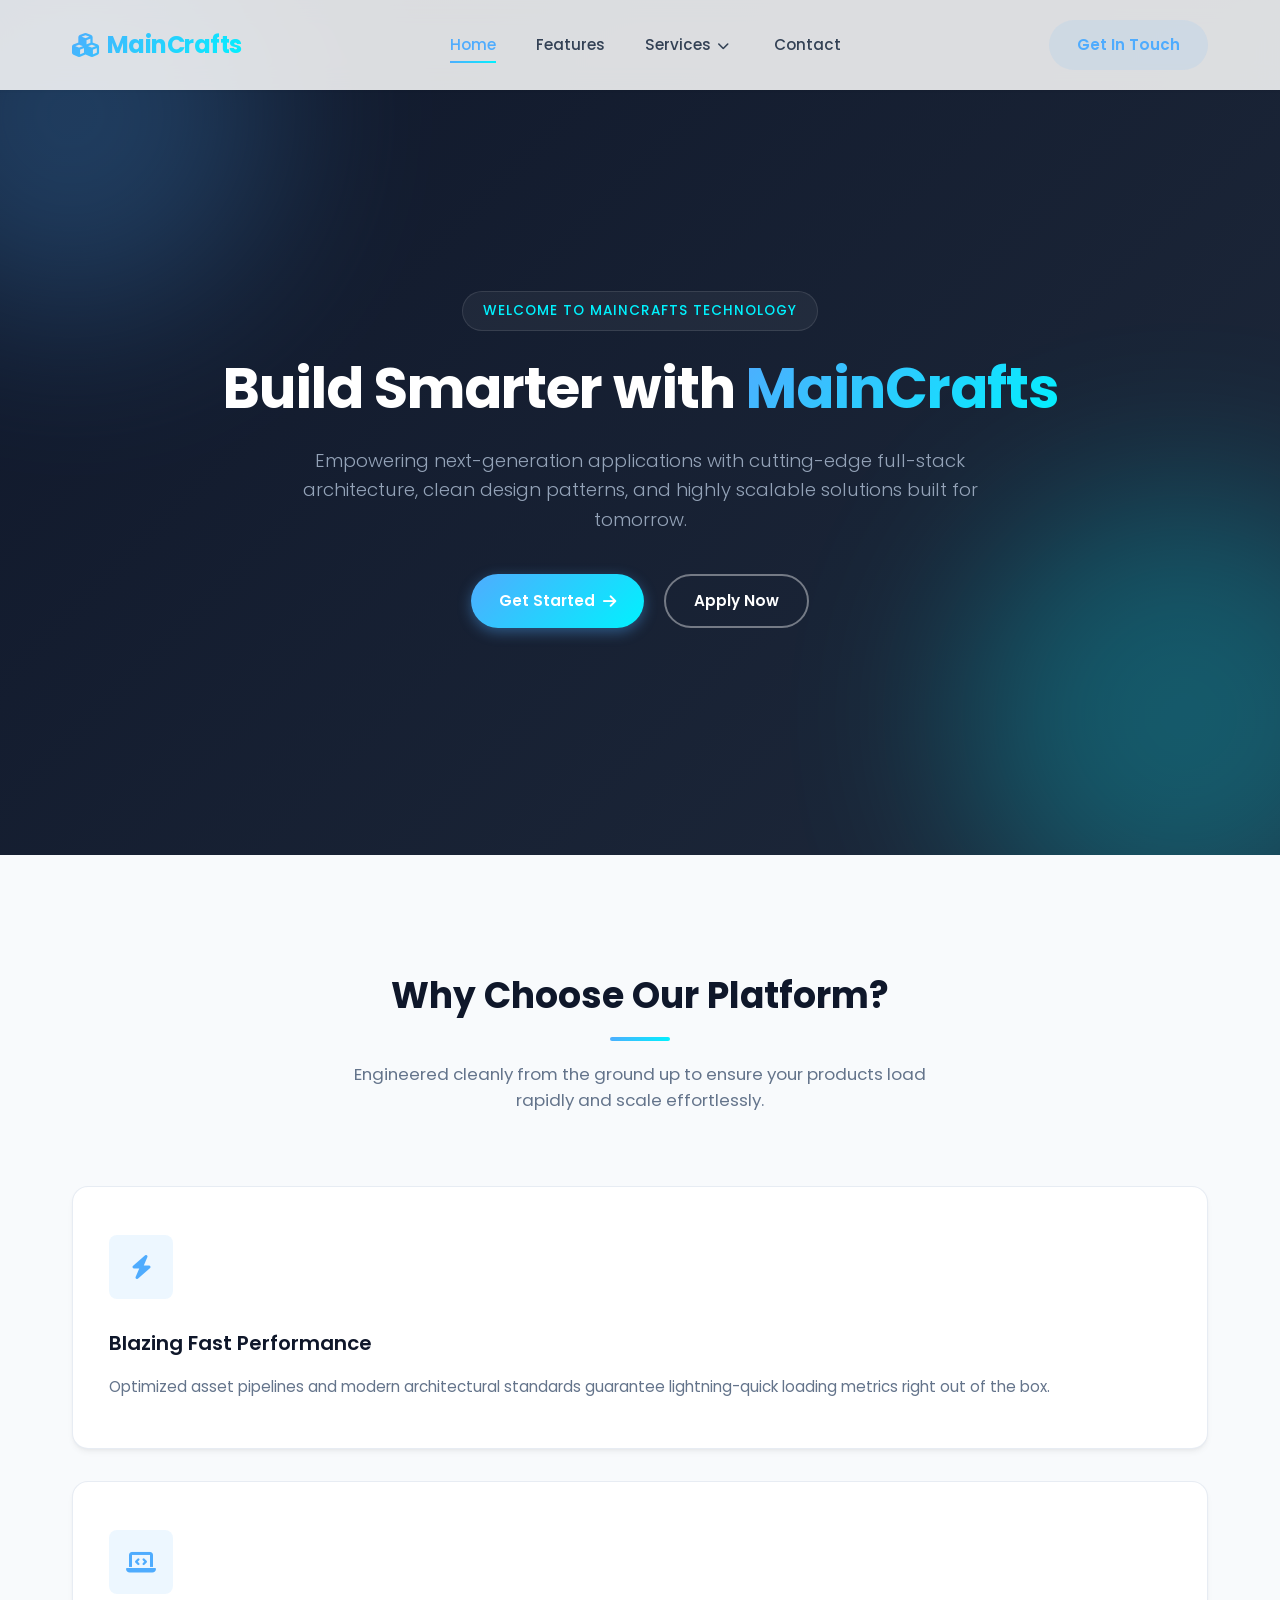
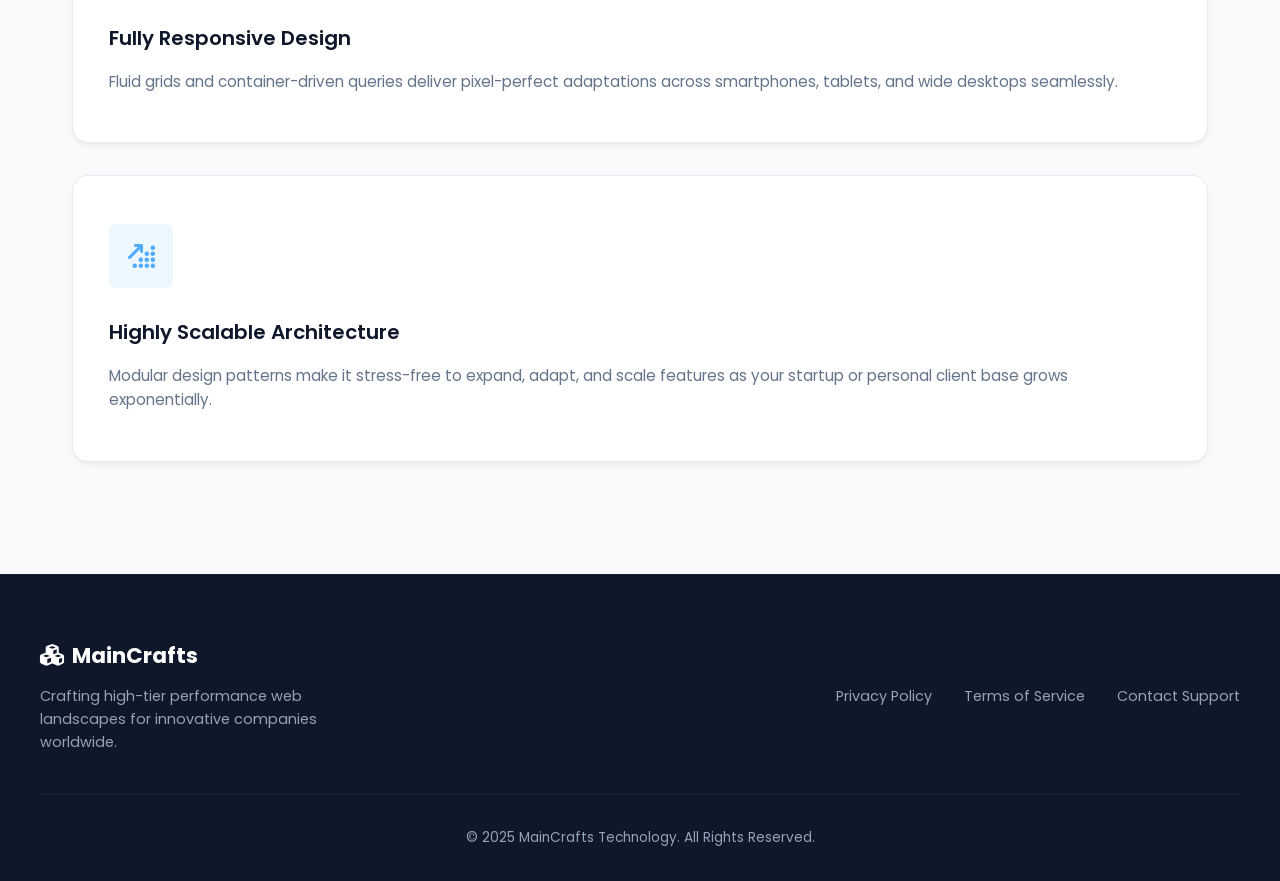
<file: Task - 1/index.html>
<!DOCTYPE html>
<html lang="en">
<head>
    <meta charset="UTF-8">
    <meta name="viewport" content="width=device-width, initial-scale=1.0">
    <title>MainCrafts Technology | Build Smarter</title>
    <link rel="preconnect" href="https://fonts.googleapis.com">
    <link rel="preconnect" href="https://fonts.gstatic.com" crossorigin>
    <link href="https://fonts.googleapis.com/css2?family=Poppins:wght@300;400;500;600;700&display=swap" rel="stylesheet">
    <link rel="stylesheet" href="https://cdnjs.cloudflare.com/ajax/libs/font-awesome/6.4.0/css/all.min.css">
    <link rel="stylesheet" href="style.css">
</head>
<body>

    <header>
        <div class="nav-container">
            <a href="#" class="logo">
                <i class="fa-solid fa-cubes"></i> MainCrafts
                
            </a>
            
            <button class="mobile-menu-toggle" aria-label="Toggle Navigation">
                <i class="fa-solid fa-bars"></i>
            </button>

            <nav class="nav-menu">
                <ul>
                    <li><a href="#home" class="nav-link active">Home</a></li>
                    <li><a href="#features" class="nav-link">Features</a></li>
                    <li class="dropdown-wrapper">
                        <a href="#services" class="nav-link dropdown-trigger">
                            Services <i class="fa-solid fa-chevron-down drop-icon"></i>
                        </a>
                        <ul class="dropdown">
                            <li><a href="#"><i class="fa-solid fa-code"></i> Web Design</a></li>
                            <li><a href="#"><i class="fa-solid fa-mobile-screen-button"></i> App Development</a></li>
                            <li><a href="#"><i class="fa-solid fa-cloud"></i> Cloud Solutions</a></li>
                        </ul>
                    </li>
                    <li><a href="#contact" class="nav-link">Contact</a></li>
                </ul>
            </nav>
            
            <div class="nav-cta-desktop">
                <a href="#contact" class="btn btn-secondary">Get In Touch</a>
            </div>
        </div>
    </header>

    <main>
        <section id="home" class="hero-section">
            <div class="hero-container">
                <span class="hero-badge">Welcome to MainCrafts Technology</span>
                <h1>Build Smarter with <span class="text-gradient">MainCrafts</span></h1>
                <p class="hero-tagline">Empowering next-generation applications with cutting-edge full-stack architecture, clean design patterns, and highly scalable solutions built for tomorrow.</p>
                <div class="hero-buttons">
                    <a href="#features" class="btn btn-primary">Get Started <i class="fa-solid fa-arrow-right"></i></a>
                    <a href="#contact" class="btn btn-outline">Apply Now</a>
                </div>
            </div>
            <div class="shape shape-1"></div>
            <div class="shape shape-2"></div>
        </section>

        <section id="features" class="features-section">
            <div class="section-header">
                <h2>Why Choose Our Platform?</h2>
                <div class="header-line"></div>
                <p>Engineered cleanly from the ground up to ensure your products load rapidly and scale effortlessly.</p>
            </div>

            <div class="features-grid">
                <div class="feature-card">
                    <div class="icon-box">
                        <i class="fa-solid fa-bolt"></i>
                    </div>
                    <h3>Blazing Fast Performance</h3>
                    <p>Optimized asset pipelines and modern architectural standards guarantee lightning-quick loading metrics right out of the box.</p>
                </div>

                <div class="feature-card">
                    <div class="icon-box">
                        <i class="fa-solid fa-laptop-code"></i>
                    </div>
                    <h3>Fully Responsive Design</h3>
                    <p>Fluid grids and container-driven queries deliver pixel-perfect adaptations across smartphones, tablets, and wide desktops seamlessly.</p>
                </div>

                <div class="feature-card">
                    <div class="icon-box">
                        <i class="fa-solid fa-arrow-up-right-dots"></i>
                    </div>
                    <h3>Highly Scalable Architecture</h3>
                    <p>Modular design patterns make it stress-free to expand, adapt, and scale features as your startup or personal client base grows exponentially.</p>
                </div>
            </div>
        </section>
    </main>

    <footer>
        <div class="footer-container">
            <div class="footer-brand">
                <a href="#" class="footer-logo"><i class="fa-solid fa-cubes"></i> MainCrafts</a>
                <p>Crafting high-tier performance web landscapes for innovative companies worldwide.</p>
            </div>
            <div class="footer-links">
                <a href="#">Privacy Policy</a>
                <a href="#">Terms of Service</a>
                <a href="#">Contact Support</a>
            </div>
        </div>
        <div class="footer-bottom">
            <p>&copy; 2025 MainCrafts Technology. All Rights Reserved.</p>
        </div>
    </footer>

    <script src="script.js"></script>
</body>
</html>
</file>
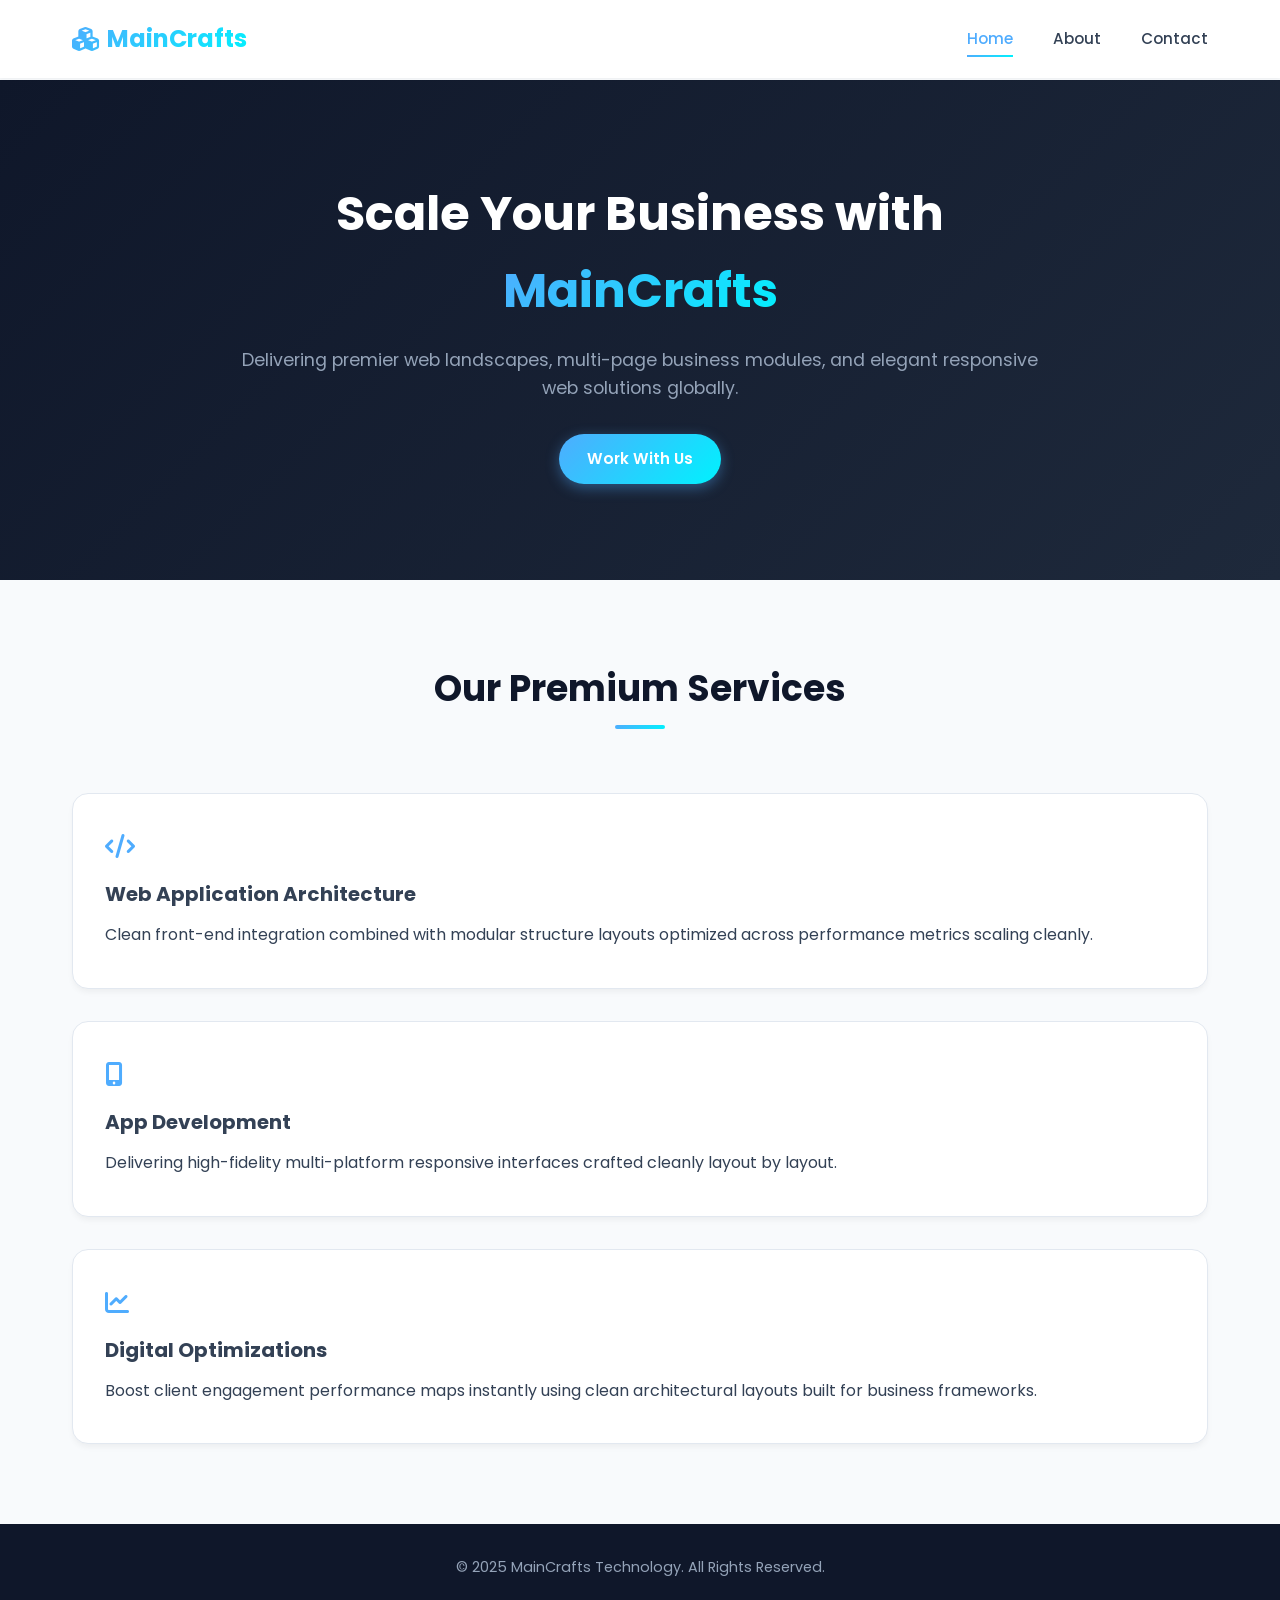
<file: Task - 2/index.html>
<!DOCTYPE html>
<html lang="en">
<head>
    <meta charset="UTF-8">
    <meta name="viewport" content="width=device-width, initial-scale=1.0">
    <title>MainCrafts Technology | Home</title>
    <link href="https://fonts.googleapis.com/css2?family=Poppins:wght@300;400;500;600;700&display=swap" rel="stylesheet">
    <link rel="stylesheet" href="https://cdnjs.cloudflare.com/ajax/libs/font-awesome/6.4.0/css/all.min.css">
    <link rel="stylesheet" href="style.css">
</head>
<body>

    <header>
        <div class="nav-container">
            <a href="index.html" class="logo"><i class="fa-solid fa-cubes"></i> MainCrafts</a>
            <button class="mobile-menu-toggle"><i class="fa-solid fa-bars"></i></button>
            <nav class="nav-menu">
                <ul>
                    <li><a href="index.html" class="nav-link active">Home</a></li>
                    <li><a href="about.html" class="nav-link">About</a></li>
                    <li><a href="contact.html" class="nav-link">Contact</a></li>
                </ul>
            </nav>
        </div>
    </header>

    <main>
        <section class="hero-section">
            <div class="hero-container">
                <h1>Scale Your Business with <span class="text-gradient">MainCrafts</span></h1>
                <p>Delivering premier web landscapes, multi-page business modules, and elegant responsive web solutions globally.</p>
                <a href="contact.html" class="btn btn-primary">Work With Us</a>
            </div>
        </section>

        <section class="content-section">
            <div class="section-header">
                <h2>Our Premium Services</h2>
                <div class="header-line"></div>
            </div>
            <div class="grid-container">
                <div class="card">
                    <i class="fa-solid fa-code"></i>
                    <h3>Web Application Architecture</h3>
                    <p>Clean front-end integration combined with modular structure layouts optimized across performance metrics scaling cleanly.</p>
                </div>
                <div class="card">
                    <i class="fa-solid fa-mobile-screen-button"></i>
                    <h3>App Development</h3>
                    <p>Delivering high-fidelity multi-platform responsive interfaces crafted cleanly layout by layout.</p>
                </div>
                <div class="card">
                    <i class="fa-solid fa-chart-line"></i>
                    <h3>Digital Optimizations</h3>
                    <p>Boost client engagement performance maps instantly using clean architectural layouts built for business frameworks.</p>
                </div>
            </div>
        </section>
    </main>

    <footer>
        <p>&copy; 2025 MainCrafts Technology. All Rights Reserved.</p>
    </footer>

    <script src="script.js"></script>
</body>
</html>
</file>
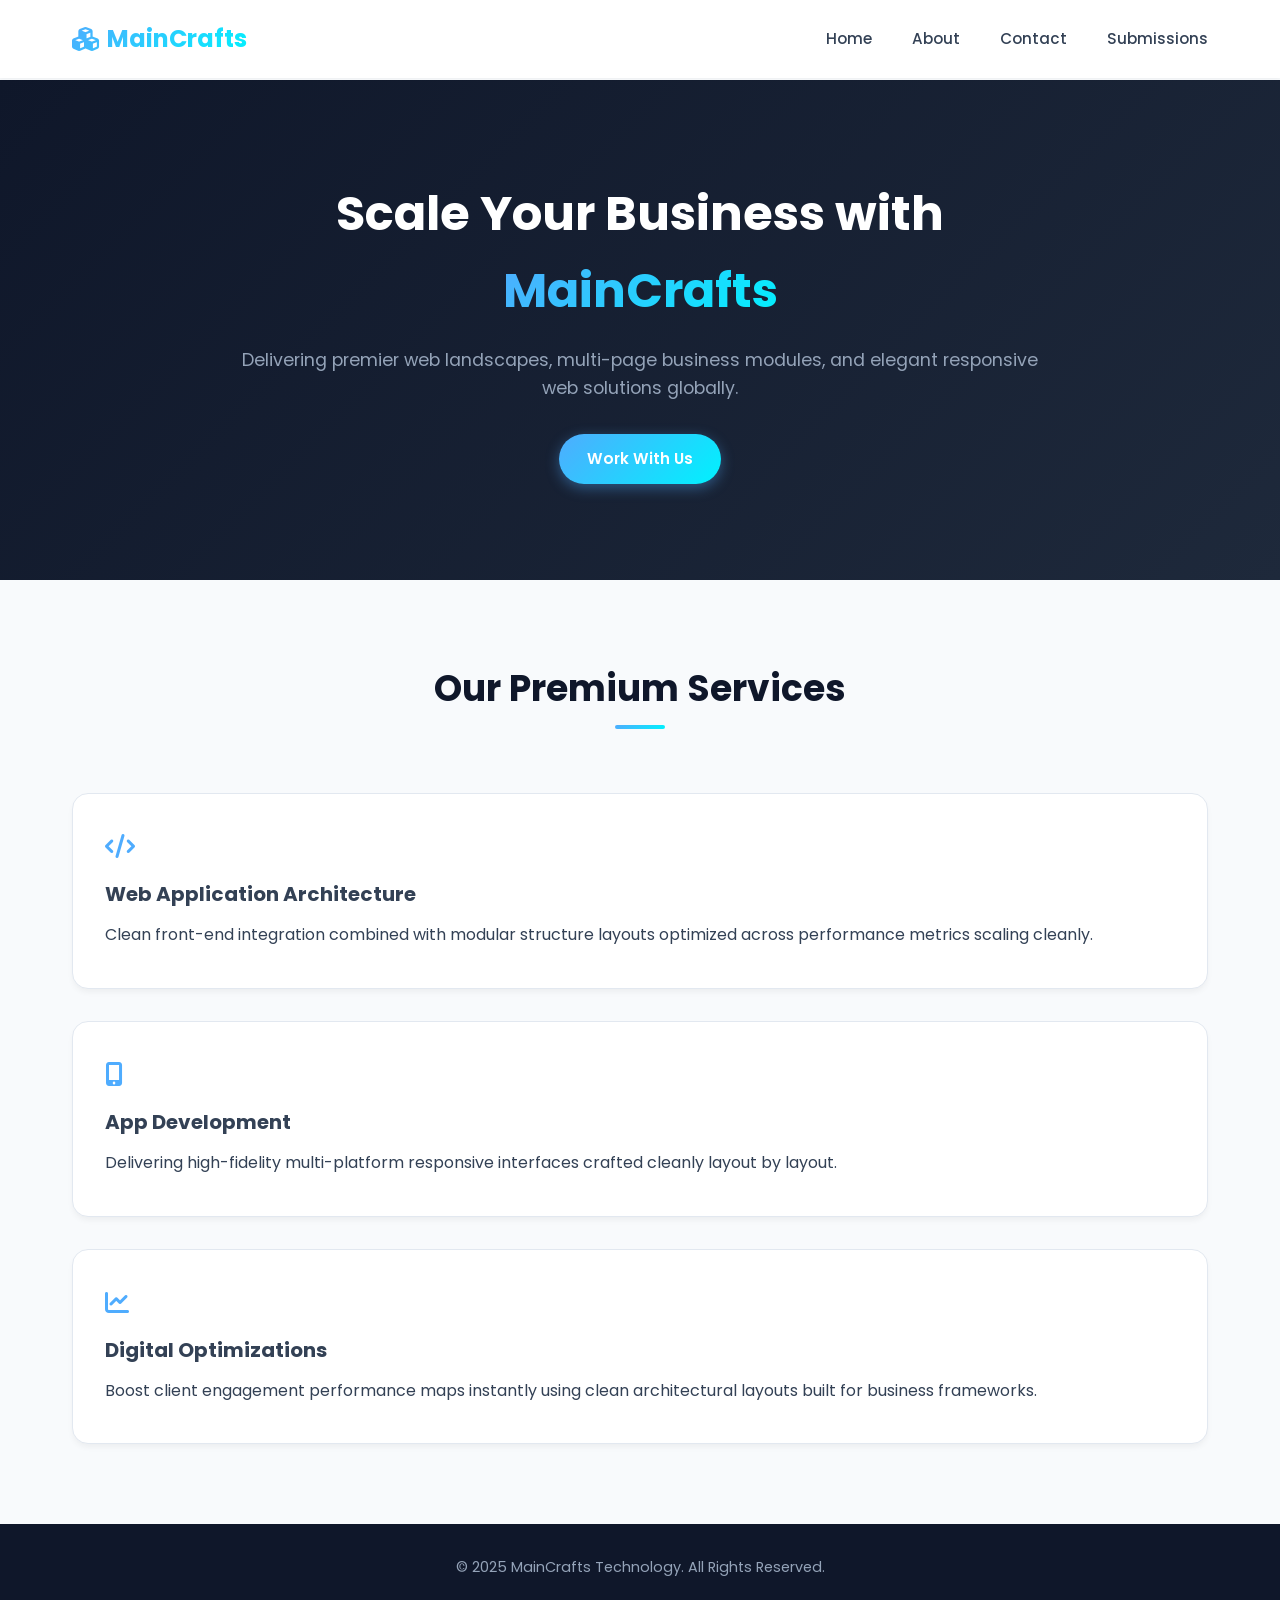
<file: Task - 3/index.html>
<!DOCTYPE html>
<html lang="en">
<head>
    <meta charset="UTF-8">
    <meta name="viewport" content="width=device-width, initial-scale=1.0">
    <title>MainCrafts Technology | Home</title>
    <link href="https://fonts.googleapis.com/css2?family=Poppins:wght@300;400;500;600;700&display=swap" rel="stylesheet">
    <link rel="stylesheet" href="https://cdnjs.cloudflare.com/ajax/libs/font-awesome/6.4.0/css/all.min.css">
    <link rel="stylesheet" href="style.css">
</head>
<body>

    <header>
        <div class="nav-container">
            <a href="index.html" class="logo"><i class="fa-solid fa-cubes"></i> MainCrafts</a>
            <button class="mobile-menu-toggle"><i class="fa-solid fa-bars"></i></button>
            <nav class="nav-menu">
                <ul>
                    <li><a href="index.html" class="nav-link">Home</a></li>
                    <li><a href="about.html" class="nav-link">About</a></li>
                    <li><a href="contact.html" class="nav-link">Contact</a></li>
                    <li><a href="submissions.html" class="nav-link">Submissions</a></li>
                </ul>
            </nav>
        </div>
    </header>

    <main>
        <section class="hero-section">
            <div class="hero-container">
                <h1>Scale Your Business with <span class="text-gradient">MainCrafts</span></h1>
                <p>Delivering premier web landscapes, multi-page business modules, and elegant responsive web solutions globally.</p>
                <a href="contact.html" class="btn btn-primary">Work With Us</a>
            </div>
        </section>

        <section class="content-section">
            <div class="section-header">
                <h2>Our Premium Services</h2>
                <div class="header-line"></div>
            </div>
            <div class="grid-container">
                <div class="card">
                    <i class="fa-solid fa-code"></i>
                    <h3>Web Application Architecture</h3>
                    <p>Clean front-end integration combined with modular structure layouts optimized across performance metrics scaling cleanly.</p>
                </div>
                <div class="card">
                    <i class="fa-solid fa-mobile-screen-button"></i>
                    <h3>App Development</h3>
                    <p>Delivering high-fidelity multi-platform responsive interfaces crafted cleanly layout by layout.</p>
                </div>
                <div class="card">
                    <i class="fa-solid fa-chart-line"></i>
                    <h3>Digital Optimizations</h3>
                    <p>Boost client engagement performance maps instantly using clean architectural layouts built for business frameworks.</p>
                </div>
            </div>
        </section>
    </main>

    <footer>
        <p>&copy; 2025 MainCrafts Technology. All Rights Reserved.</p>
    </footer>

    <script src="script.js"></script>
</body>
</html>
</file>
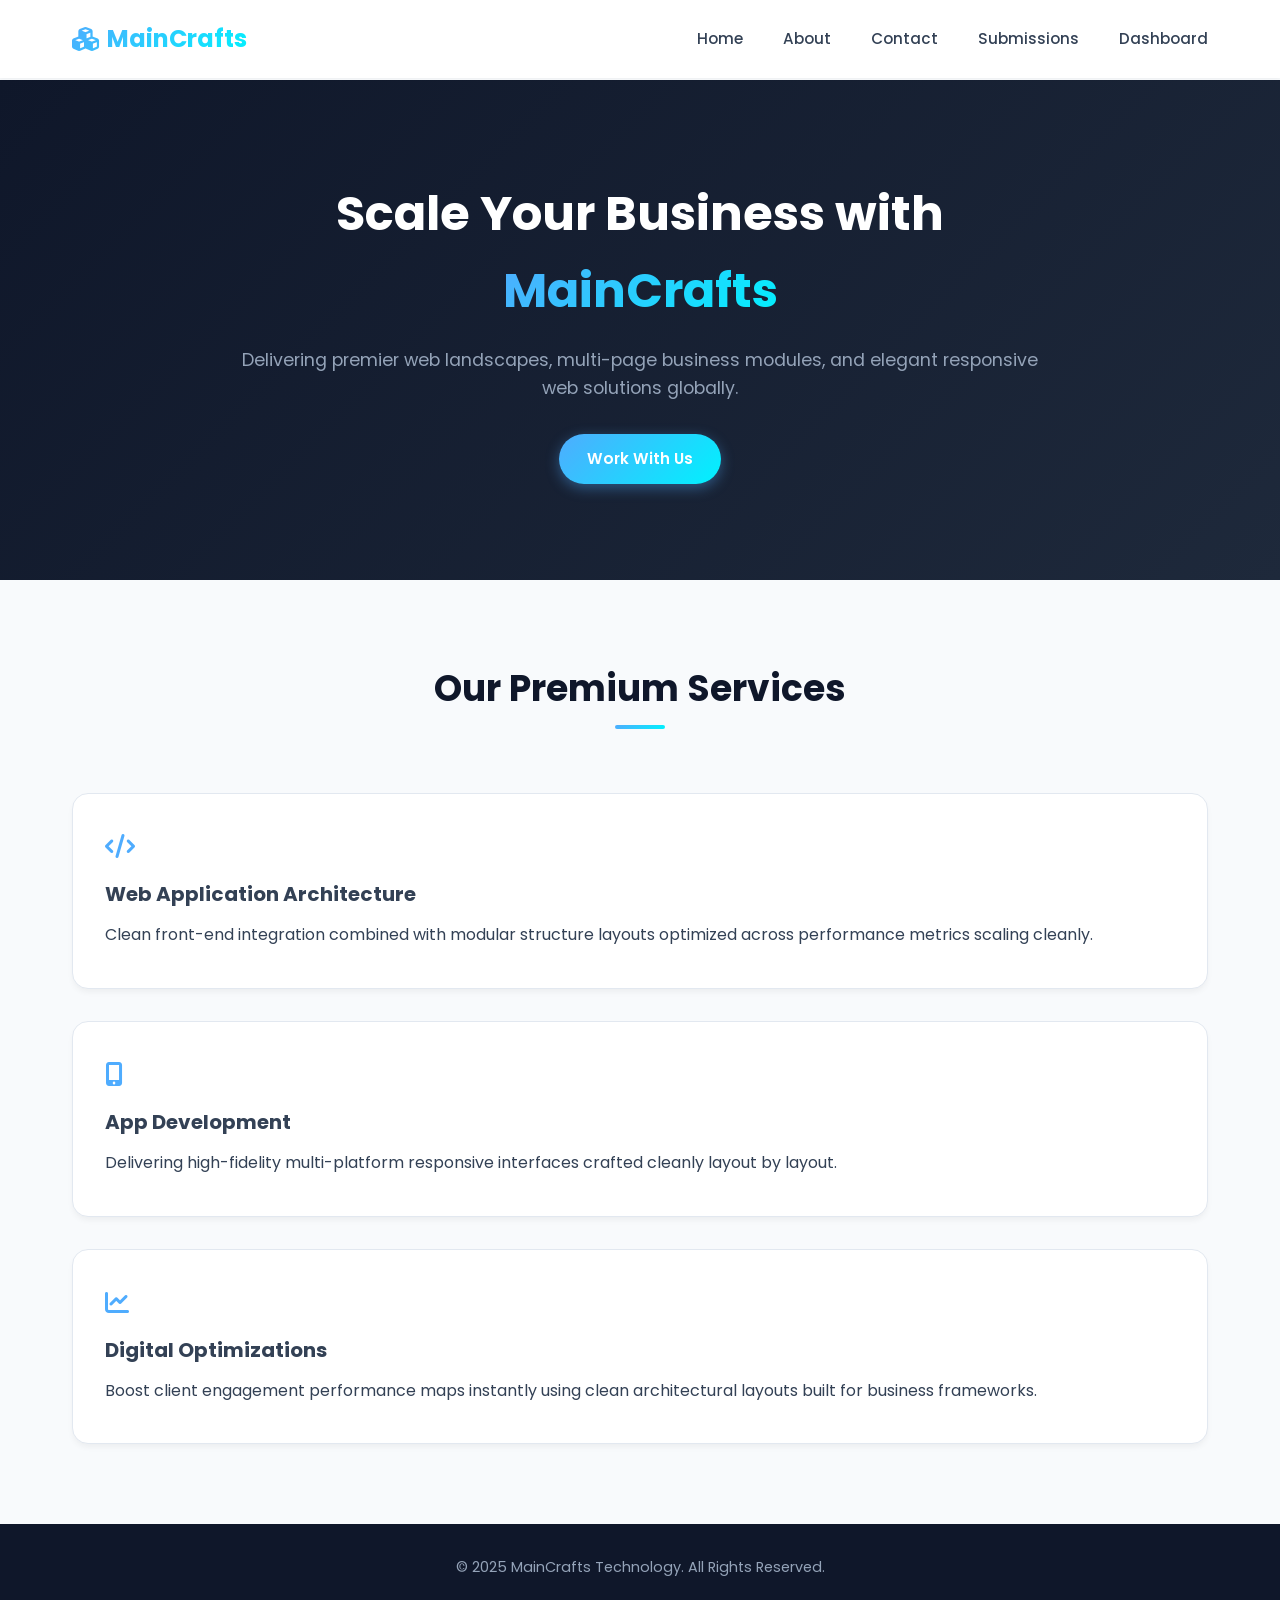
<file: Task - 4/index.html>
<!DOCTYPE html>
<html lang="en">
<head>
    <meta charset="UTF-8">
    <meta name="viewport" content="width=device-width, initial-scale=1.0">
    <title>MainCrafts Technology | Home</title>
    <link href="https://fonts.googleapis.com/css2?family=Poppins:wght@300;400;500;600;700&display=swap" rel="stylesheet">
    <link rel="stylesheet" href="https://cdnjs.cloudflare.com/ajax/libs/font-awesome/6.4.0/css/all.min.css">
    <link rel="stylesheet" href="style.css">
</head>
<body>

    <header>
        <div class="nav-container">
            <a href="index.html" class="logo"><i class="fa-solid fa-cubes"></i> MainCrafts</a>
            <button class="mobile-menu-toggle"><i class="fa-solid fa-bars"></i></button>
            <nav class="nav-menu">
                <ul>
                    <li><a href="index.html" class="nav-link">Home</a></li>
                    <li><a href="about.html" class="nav-link">About</a></li>
                    <li><a href="contact.html" class="nav-link">Contact</a></li>
                    <li><a href="submissions.html" class="nav-link">Submissions</a></li>
                    <li><a href="dashboard.html" class="nav-link">Dashboard</a></li>
                </ul>
            </nav>
        </div>
    </header>

    <main>
        <section class="hero-section">
            <div class="hero-container">
                <h1>Scale Your Business with <span class="text-gradient">MainCrafts</span></h1>
                <p>Delivering premier web landscapes, multi-page business modules, and elegant responsive web solutions globally.</p>
                <a href="contact.html" class="btn btn-primary">Work With Us</a>
            </div>
        </section>

        <section class="content-section">
            <div class="section-header">
                <h2>Our Premium Services</h2>
                <div class="header-line"></div>
            </div>
            <div class="grid-container">
                <div class="card">
                    <i class="fa-solid fa-code"></i>
                    <h3>Web Application Architecture</h3>
                    <p>Clean front-end integration combined with modular structure layouts optimized across performance metrics scaling cleanly.</p>
                </div>
                <div class="card">
                    <i class="fa-solid fa-mobile-screen-button"></i>
                    <h3>App Development</h3>
                    <p>Delivering high-fidelity multi-platform responsive interfaces crafted cleanly layout by layout.</p>
                </div>
                <div class="card">
                    <i class="fa-solid fa-chart-line"></i>
                    <h3>Digital Optimizations</h3>
                    <p>Boost client engagement performance maps instantly using clean architectural layouts built for business frameworks.</p>
                </div>
            </div>
        </section>
    </main>

    <footer>
        <p>&copy; 2025 MainCrafts Technology. All Rights Reserved.</p>
    </footer>

    <script src="script.js"></script>
</body>
</html>
</file>
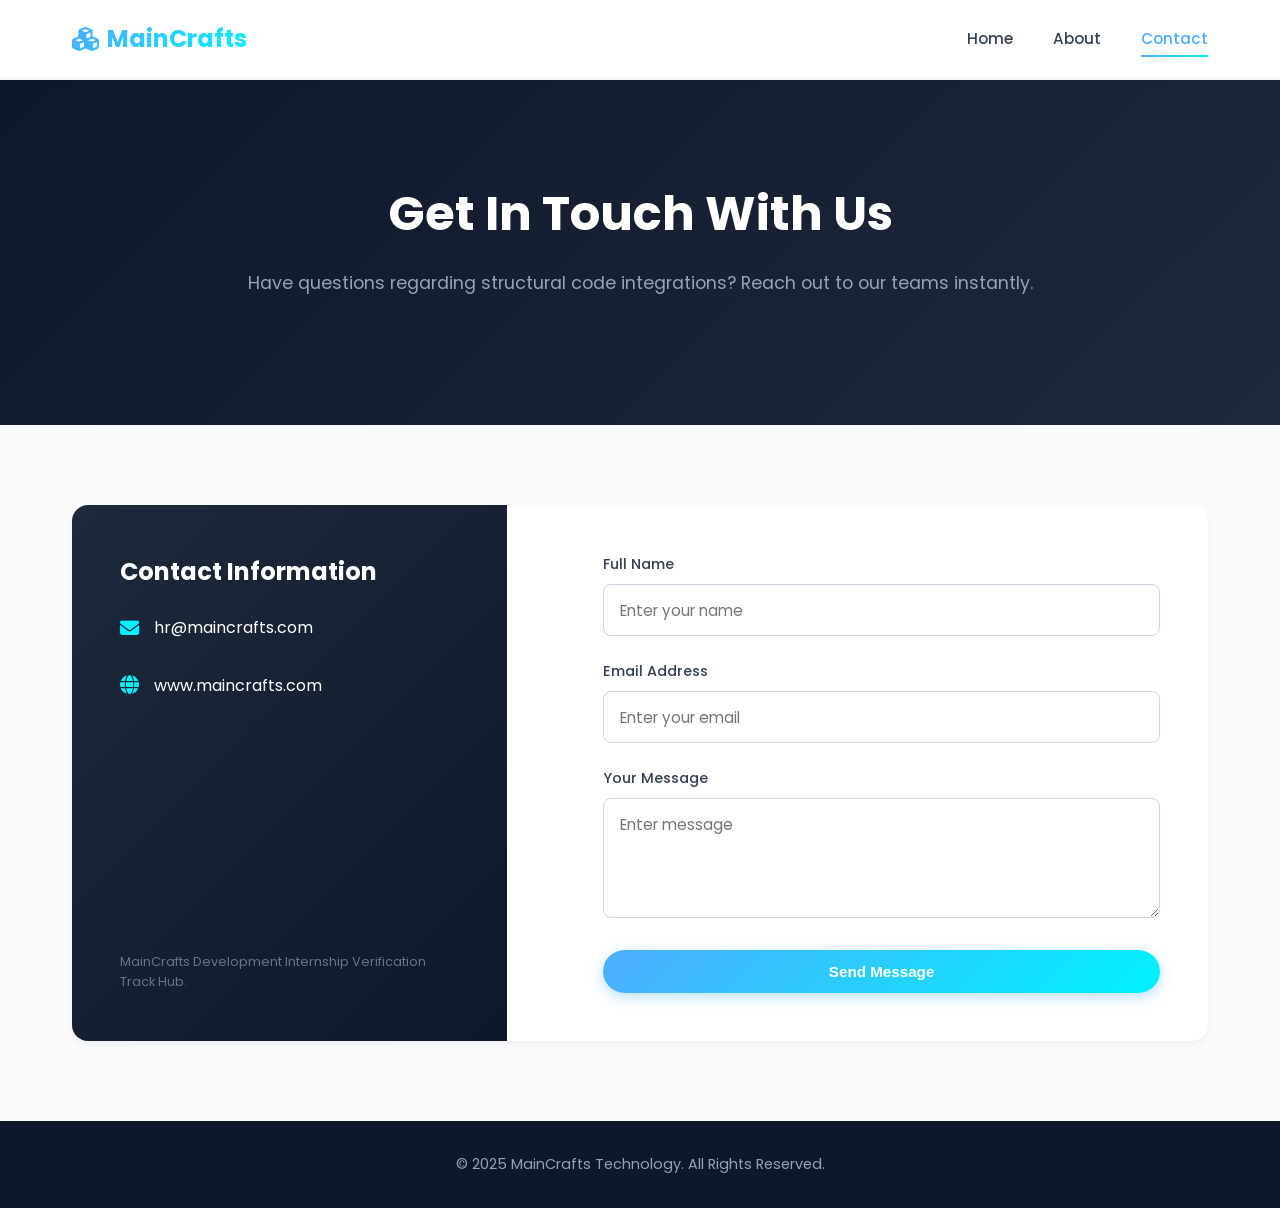
<file: Task - 2/contact.html>
<!DOCTYPE html>
<html lang="en">
<head>
    <meta charset="UTF-8">
    <meta name="viewport" content="width=device-width, initial-scale=1.0">
    <title>MainCrafts Technology | Contact Us</title>
    <link href="https://fonts.googleapis.com/css2?family=Poppins:wght@300;400;500;600;700&display=swap" rel="stylesheet">
    <link rel="stylesheet" href="https://cdnjs.cloudflare.com/ajax/libs/font-awesome/6.4.0/css/all.min.css">
    <link rel="stylesheet" href="style.css">
</head>
<body>

    <header>
        <div class="nav-container">
            <a href="index.html" class="logo"><i class="fa-solid fa-cubes"></i> MainCrafts</a>
            <button class="mobile-menu-toggle"><i class="fa-solid fa-bars"></i></button>
            <nav class="nav-menu">
                <ul>
                    <li><a href="index.html" class="nav-link">Home</a></li>
                    <li><a href="about.html" class="nav-link">About</a></li>
                    <li><a href="contact.html" class="nav-link active">Contact</a></li>
                </ul>
            </nav>
        </div>
    </header>

    <main>
        <section class="hero-section">
            <div class="hero-container">
                <h1>Get In Touch With Us</h1>
                <p>Have questions regarding structural code integrations? Reach out to our teams instantly.</p>
            </div>
        </section>

        <section class="content-section">
            <div class="contact-container">
                <div class="contact-info-panel">
                    <div>
                        <h2 style="font-size: 1.5rem; margin-bottom: 1.5rem;">Contact Information</h2>
                        <div class="info-item">
                            <i class="fa-solid fa-envelope"></i>
                            <p>hr@maincrafts.com</p>
                        </div>
                        <div class="info-item">
                            <i class="fa-solid fa-globe"></i>
                            <p>www.maincrafts.com</p>
                        </div>
                    </div>
                    <p style="font-size: 0.8rem; color: #64748b;">MainCrafts Development Internship Verification Track Hub.</p>
                </div>

                <div class="contact-form-panel">
                    <form name="contactForm" onsubmit="return validateForm()">
                        <div class="form-group">
                            <label for="name">Full Name</label>
                            <input type="text" id="name" name="name" class="form-control" placeholder="Enter your name">
                        </div>
                        <div class="form-group">
                            <label for="email">Email Address</label>
                            <input type="email" id="email" name="email" class="form-control" placeholder="Enter your email">
                        </div>
                        <div class="form-group">
                            <label for="message">Your Message</label>
                            <textarea id="message" name="message" class="form-control" placeholder="Enter message"></textarea>
                        </div>
                        <button type="submit" class="btn btn-primary" style="width: 100%; justify-content: center;">Send Message</button>
                    </form>
                </div>
            </div>
        </section>
    </main>

    <footer>
        <p>&copy; 2025 MainCrafts Technology. All Rights Reserved.</p>
    </footer>

    <script src="script.js"></script>
</body>
</html>
</file>
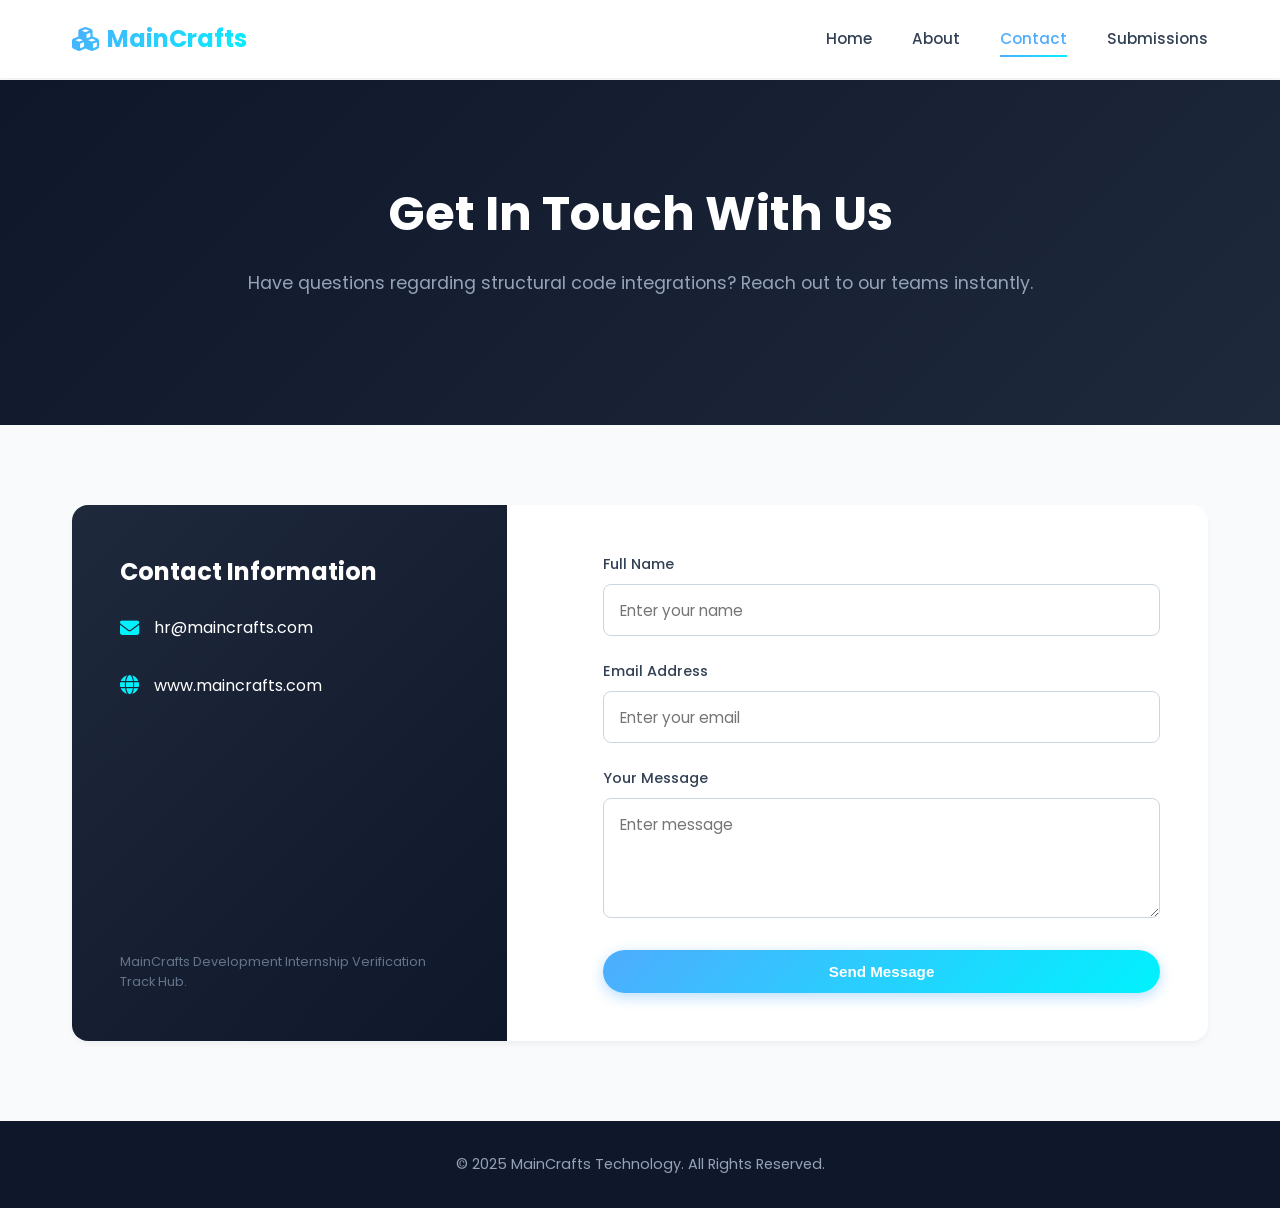
<file: Task - 3/contact.html>
<!DOCTYPE html>
<html lang="en">
<head>
    <meta charset="UTF-8">
    <meta name="viewport" content="width=device-width, initial-scale=1.0">
    <title>MainCrafts Technology | Contact Us</title>
    <link href="https://fonts.googleapis.com/css2?family=Poppins:wght=300;400;500;600;700&display=swap" rel="stylesheet">
    <link rel="stylesheet" href="https://cdnjs.cloudflare.com/ajax/libs/font-awesome/6.4.0/css/all.min.css">
    <link rel="stylesheet" href="style.css">
</head>
<body>

    <header>
        <div class="nav-container">
            <a href="index.html" class="logo"><i class="fa-solid fa-cubes"></i> MainCrafts</a>
            <button class="mobile-menu-toggle"><i class="fa-solid fa-bars"></i></button>
            <nav class="nav-menu">
                <ul>
                    <li><a href="index.html" class="nav-link">Home</a></li>
                    <li><a href="about.html" class="nav-link">About</a></li>
                    <li><a href="contact.html" class="nav-link active">Contact</a></li>
                    <li><a href="submissions.html" class="nav-link">Submissions</a></li>
                </ul>
            </nav>
        </div>
    </header>

    <main>
        <section class="hero-section">
            <div class="hero-container">
                <h1>Get In Touch With Us</h1>
                <p>Have questions regarding structural code integrations? Reach out to our teams instantly.</p>
            </div>
        </section>

        <section class="content-section">
            <div class="contact-container">
                <div class="contact-info-panel">
                    <div>
                        <h2 style="font-size: 1.5rem; margin-bottom: 1.5rem;">Contact Information</h2>
                        <div class="info-item">
                            <i class="fa-solid fa-envelope"></i>
                            <p>hr@maincrafts.com</p>
                        </div>
                        <div class="info-item">
                            <i class="fa-solid fa-globe"></i>
                            <p>www.maincrafts.com</p>
                        </div>
                    </div>
                    <p style="font-size: 0.8rem; color: #64748b;">MainCrafts Development Internship Verification Track Hub.</p>
                </div>

                <div class="contact-form-panel">
                    <form id="contactForm">
                        <div class="form-group">
                            <label for="name">Full Name</label>
                            <input type="text" id="name" class="form-control" placeholder="Enter your name" required>
                        </div>
                        <div class="form-group">
                            <label for="email">Email Address</label>
                            <input type="email" id="email" class="form-control" placeholder="Enter your email" required>
                        </div>
                        <div class="form-group">
                            <label for="message">Your Message</label>
                            <textarea id="message" class="form-control" placeholder="Enter message" required></textarea>
                        </div>
                        <button type="submit" class="btn btn-primary" style="width: 100%; justify-content: center;">Send Message</button>
                    </form>
                </div>
            </div>
        </section>
    </main>

    <footer>
        <p>&copy; 2025 MainCrafts Technology. All Rights Reserved.</p>
    </footer>

    <script src="script.js"></script>
</body>
</html>
</file>
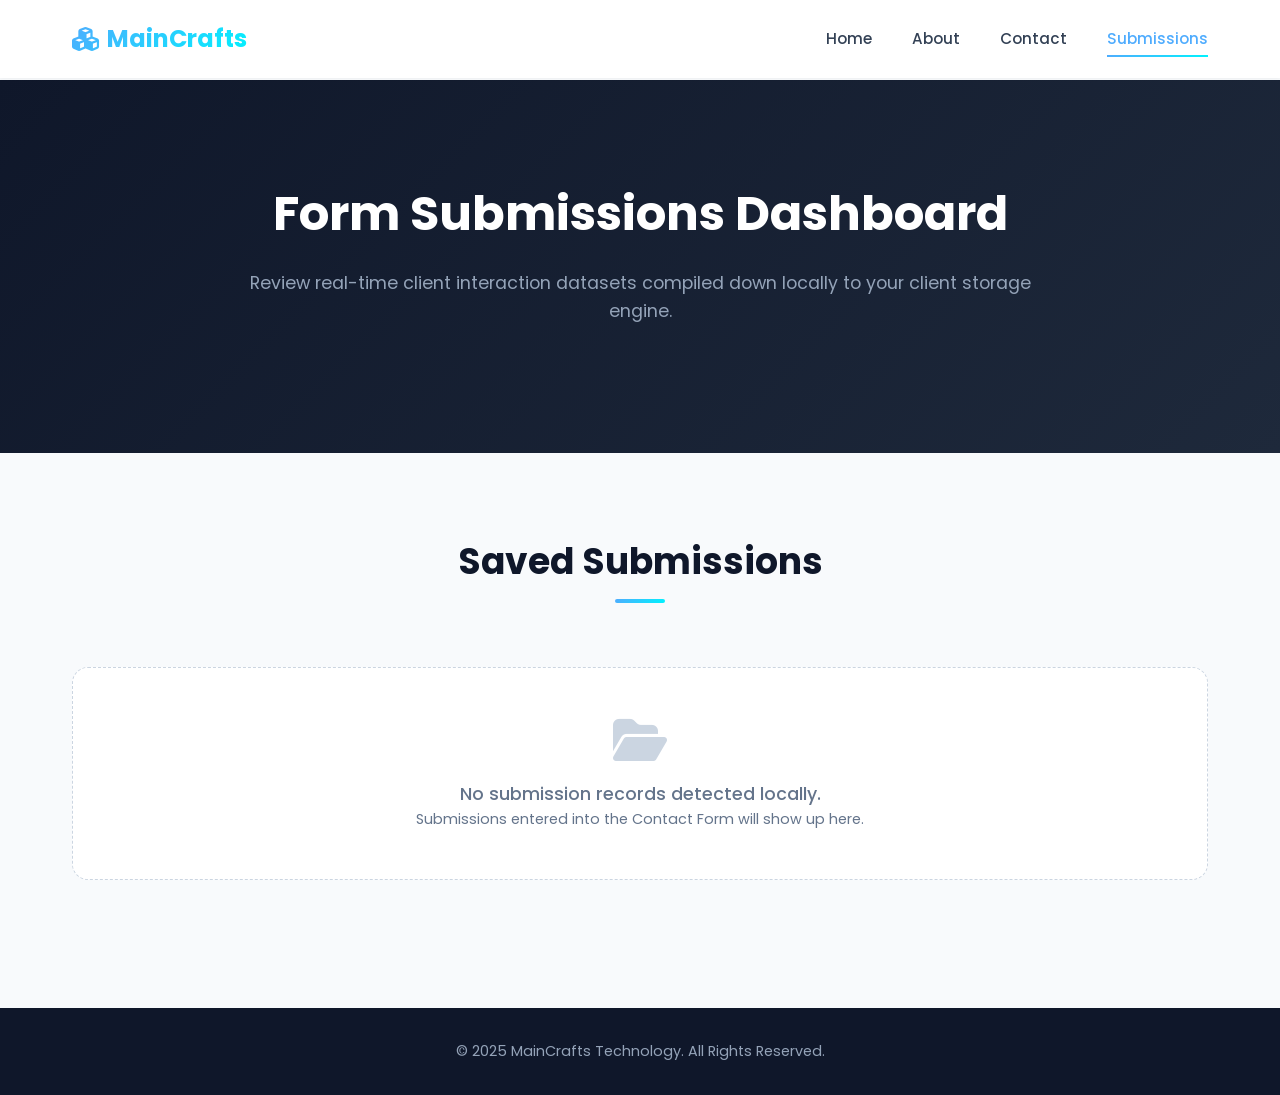
<file: Task - 3/submissions.html>
<!DOCTYPE html>
<html lang="en">
<head>
    <meta charset="UTF-8">
    <meta name="viewport" content="width=device-width, initial-scale=1.0">
    <title>MainCrafts Technology | Submissions</title>
    <link href="https://fonts.googleapis.com/css2?family=Poppins:wght=300;400;500;600;700&display=swap" rel="stylesheet">
    <link rel="stylesheet" href="https://cdnjs.cloudflare.com/ajax/libs/font-awesome/6.4.0/css/all.min.css">
    <link rel="stylesheet" href="style.css">
</head>
<body>

    <header>
        <div class="nav-container">
            <a href="index.html" class="logo"><i class="fa-solid fa-cubes"></i> MainCrafts</a>
            <button class="mobile-menu-toggle"><i class="fa-solid fa-bars"></i></button>
            <nav class="nav-menu">
                <ul>
                    <li><a href="index.html" class="nav-link">Home</a></li>
                    <li><a href="about.html" class="nav-link">About</a></li>
                    <li><a href="contact.html" class="nav-link">Contact</a></li>
                    <li><a href="submissions.html" class="nav-link active">Submissions</a></li>
                </ul>
            </nav>
        </div>
    </header>

    <main>
        <section class="hero-section">
            <div class="hero-container">
                <h1>Form Submissions Dashboard</h1>
                <p>Review real-time client interaction datasets compiled down locally to your client storage engine.</p>
            </div>
        </section>

        <section class="content-section">
            <div class="section-header">
                <h2>Saved Submissions</h2>
                <div class="header-line"></div>
            </div>
            
            <div id="submissionsContainer" class="grid-container">
                </div>
            
            <div style="text-align: center; margin-top: 3rem;">
                <button id="clearDataBtn" class="btn btn-secondary" style="border: 1px solid #cbd5e1;">Clear Local Database</button>
            </div>
        </section>
    </main>

    <footer>
        <p>&copy; 2025 MainCrafts Technology. All Rights Reserved.</p>
    </footer>

    <script src="script.js"></script>
</body>
</html>
</file>
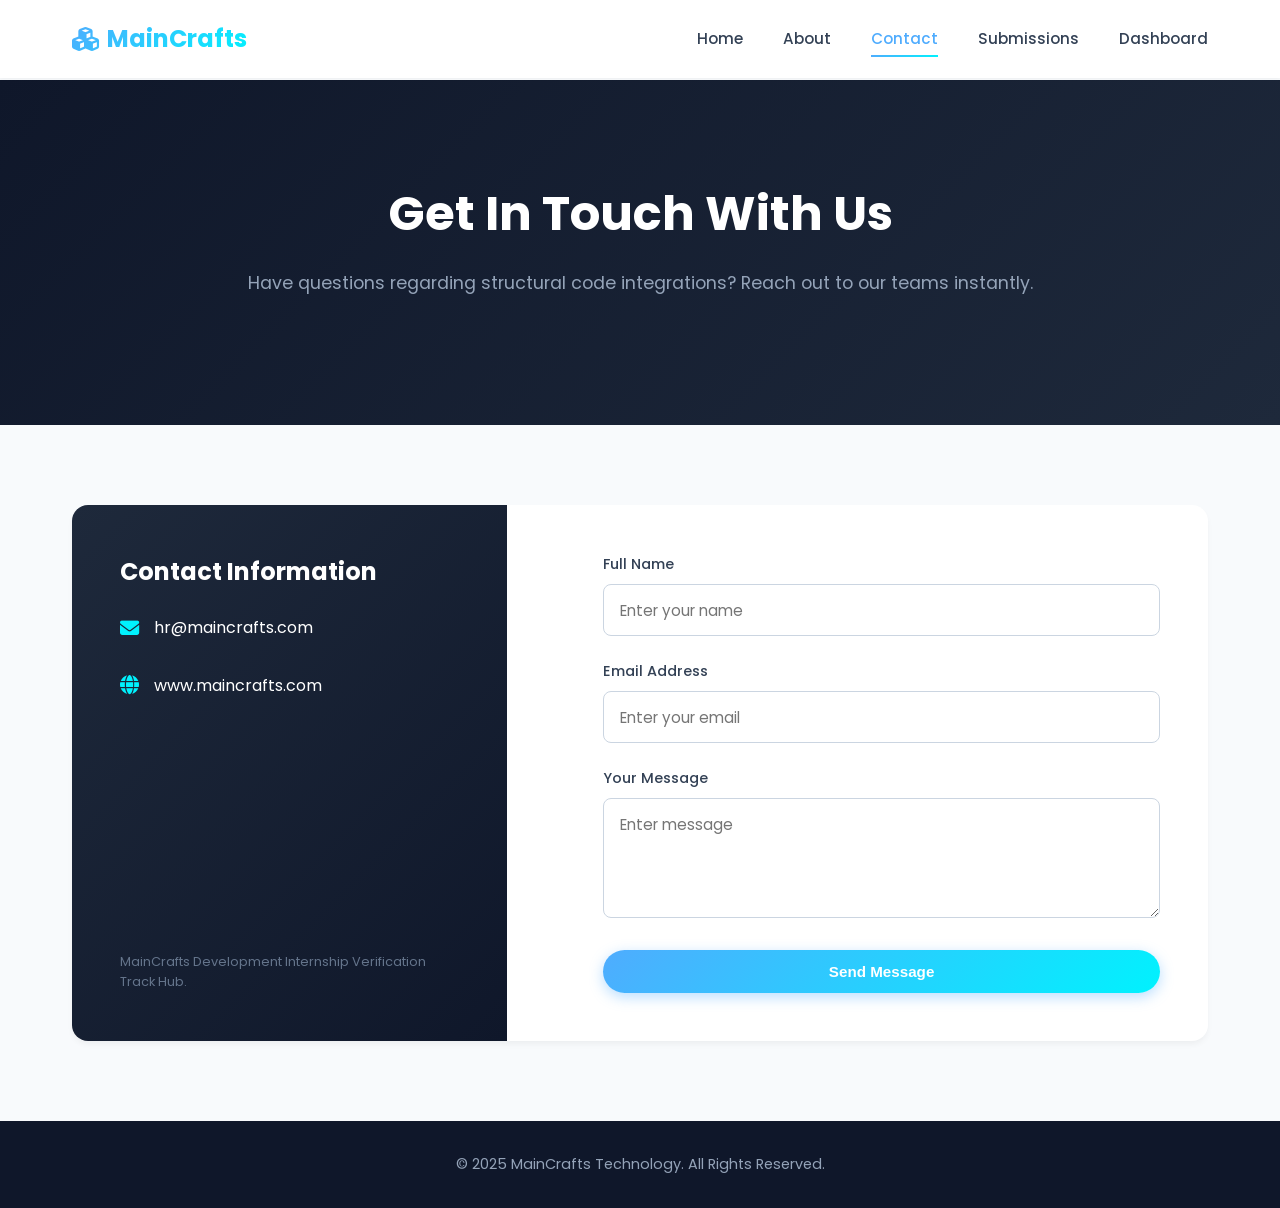
<file: Task - 4/contact.html>
<!DOCTYPE html>
<html lang="en">
<head>
    <meta charset="UTF-8">
    <meta name="viewport" content="width=device-width, initial-scale=1.0">
    <title>MainCrafts Technology | Contact Us</title>
    <link href="https://fonts.googleapis.com/css2?family=Poppins:wght=300;400;500;600;700&display=swap" rel="stylesheet">
    <link rel="stylesheet" href="https://cdnjs.cloudflare.com/ajax/libs/font-awesome/6.4.0/css/all.min.css">
    <link rel="stylesheet" href="style.css">
</head>
<body>

    <header>
        <div class="nav-container">
            <a href="index.html" class="logo"><i class="fa-solid fa-cubes"></i> MainCrafts</a>
            <button class="mobile-menu-toggle"><i class="fa-solid fa-bars"></i></button>
            <nav class="nav-menu">
                <ul>
                    <li><a href="index.html" class="nav-link">Home</a></li>
                    <li><a href="about.html" class="nav-link">About</a></li>
                    <li><a href="contact.html" class="nav-link active">Contact</a></li>
                    <li><a href="submissions.html" class="nav-link">Submissions</a></li>
                    <li><a href="dashboard.html" class="nav-link">Dashboard</a></li>
                </ul>
            </nav>
        </div>
    </header>

    <main>
        <section class="hero-section">
            <div class="hero-container">
                <h1>Get In Touch With Us</h1>
                <p>Have questions regarding structural code integrations? Reach out to our teams instantly.</p>
            </div>
        </section>

        <section class="content-section">
            <div class="contact-container">
                <div class="contact-info-panel">
                    <div>
                        <h2 style="font-size: 1.5rem; margin-bottom: 1.5rem;">Contact Information</h2>
                        <div class="info-item">
                            <i class="fa-solid fa-envelope"></i>
                            <p>hr@maincrafts.com</p>
                        </div>
                        <div class="info-item">
                            <i class="fa-solid fa-globe"></i>
                            <p>www.maincrafts.com</p>
                        </div>
                    </div>
                    <p style="font-size: 0.8rem; color: #64748b;">MainCrafts Development Internship Verification Track Hub.</p>
                </div>

                <div class="contact-form-panel">
                    <form id="contactForm">
                        <div class="form-group">
                            <label for="name">Full Name</label>
                            <input type="text" id="name" class="form-control" placeholder="Enter your name" required>
                        </div>
                        <div class="form-group">
                            <label for="email">Email Address</label>
                            <input type="email" id="email" class="form-control" placeholder="Enter your email" required>
                        </div>
                        <div class="form-group">
                            <label for="message">Your Message</label>
                            <textarea id="message" class="form-control" placeholder="Enter message" required></textarea>
                        </div>
                        <button type="submit" class="btn btn-primary" style="width: 100%; justify-content: center;">Send Message</button>
                    </form>
                </div>
            </div>
        </section>
    </main>

    <footer>
        <p>&copy; 2025 MainCrafts Technology. All Rights Reserved.</p>
    </footer>

    <script src="script.js"></script>
</body>
</html>
</file>
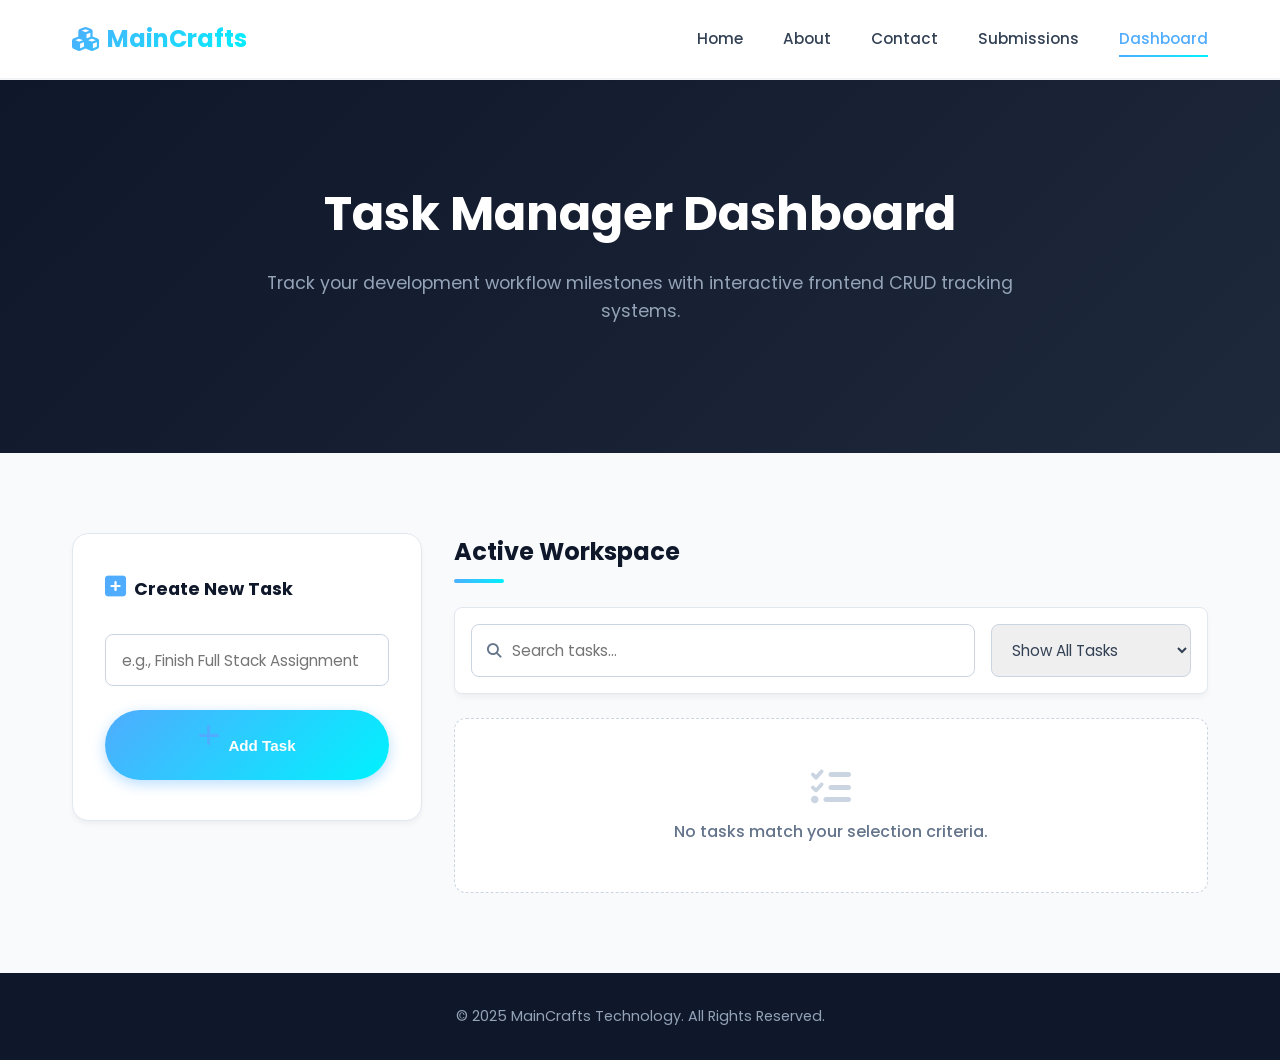
<file: Task - 4/dashboard.html>
<!DOCTYPE html>
<html lang="en">
<head>
    <meta charset="UTF-8">
    <meta name="viewport" content="width=device-width, initial-scale=1.0">
    <title>MainCrafts Technology | Task Dashboard</title>
    <link href="https://fonts.googleapis.com/css2?family=Poppins:wght=300;400;500;600;700&display=swap" rel="stylesheet">
    <link rel="stylesheet" href="https://cdnjs.cloudflare.com/ajax/libs/font-awesome/6.4.0/css/all.min.css">
    <link rel="stylesheet" href="style.css">
</head>
<body>

    <header>
        <div class="nav-container">
            <a href="index.html" class="logo"><i class="fa-solid fa-cubes"></i> MainCrafts</a>
            <button class="mobile-menu-toggle"><i class="fa-solid fa-bars"></i></button>
            <nav class="nav-menu">
                <ul>
                    <li><a href="index.html" class="nav-link">Home</a></li>
                    <li><a href="about.html" class="nav-link">About</a></li>
                    <li><a href="contact.html" class="nav-link">Contact</a></li>
                    <li><a href="submissions.html" class="nav-link">Submissions</a></li>
                    <li><a href="dashboard.html" class="nav-link active">Dashboard</a></li>
                </ul>
            </nav>
        </div>
    </header>

    <main>
        <section class="hero-section">
            <div class="hero-container">
                <h1>Task Manager Dashboard</h1>
                <p>Track your development workflow milestones with interactive frontend CRUD tracking systems.</p>
            </div>
        </section>

        <section class="content-section">
            <div class="dashboard-grid">
                <div class="dashboard-controls-panel">
                    <div class="card">
                        <h3 style="margin-bottom: 1rem; font-size: 1.1rem; color: var(--dark-bg);">
                            <i class="fa-solid fa-square-plus" style="color: var(--primary-color); margin-right: 8px;"></i>Create New Task
                        </h3>
                        <form id="taskForm">
                            <div class="form-group">
                                <input type="text" id="taskInput" class="form-control" placeholder="e.g., Finish Full Stack Assignment" required>
                            </div>
                            <button type="submit" class="btn btn-primary" style="width: 100%; justify-content: center;">
                                <i class="fa-solid fa-plus"></i> Add Task
                            </button>
                        </form>
                    </div>
                </div>

                <div class="dashboard-display-panel">
                    <div class="section-header" style="text-align: left; margin-bottom: 1.5rem;">
                        <h2 style="font-size: 1.5rem;">Active Workspace</h2>
                        <div class="header-line" style="margin: 0.5rem 0 0 0; width: 50px;"></div>
                    </div>
                    
                    <div class="workspace-filter-bar">
                        <div class="search-input-wrapper">
                            <input type="text" id="taskSearch" class="form-control" placeholder="Search tasks...">
                            <i class="fa-solid fa-magnifying-glass search-icon"></i>
                        </div>
                        <div class="filter-dropdown-wrapper">
                            <select id="taskFilter" class="form-control" style="cursor: pointer;">
                                <option value="all">Show All Tasks</option>
                                <option value="pending">Pending Only</option>
                                <option value="completed">Completed Only</option>
                            </select>
                        </div>
                    </div>
                    
                    <ul id="taskList" class="task-list-wrapper">
                        </ul>
                </div>
            </div>
        </section>
    </main>

    <footer>
        <p>&copy; 2025 MainCrafts Technology. All Rights Reserved.</p>
    </footer>

    <script src="script.js"></script>
</body>
</html>
</file>
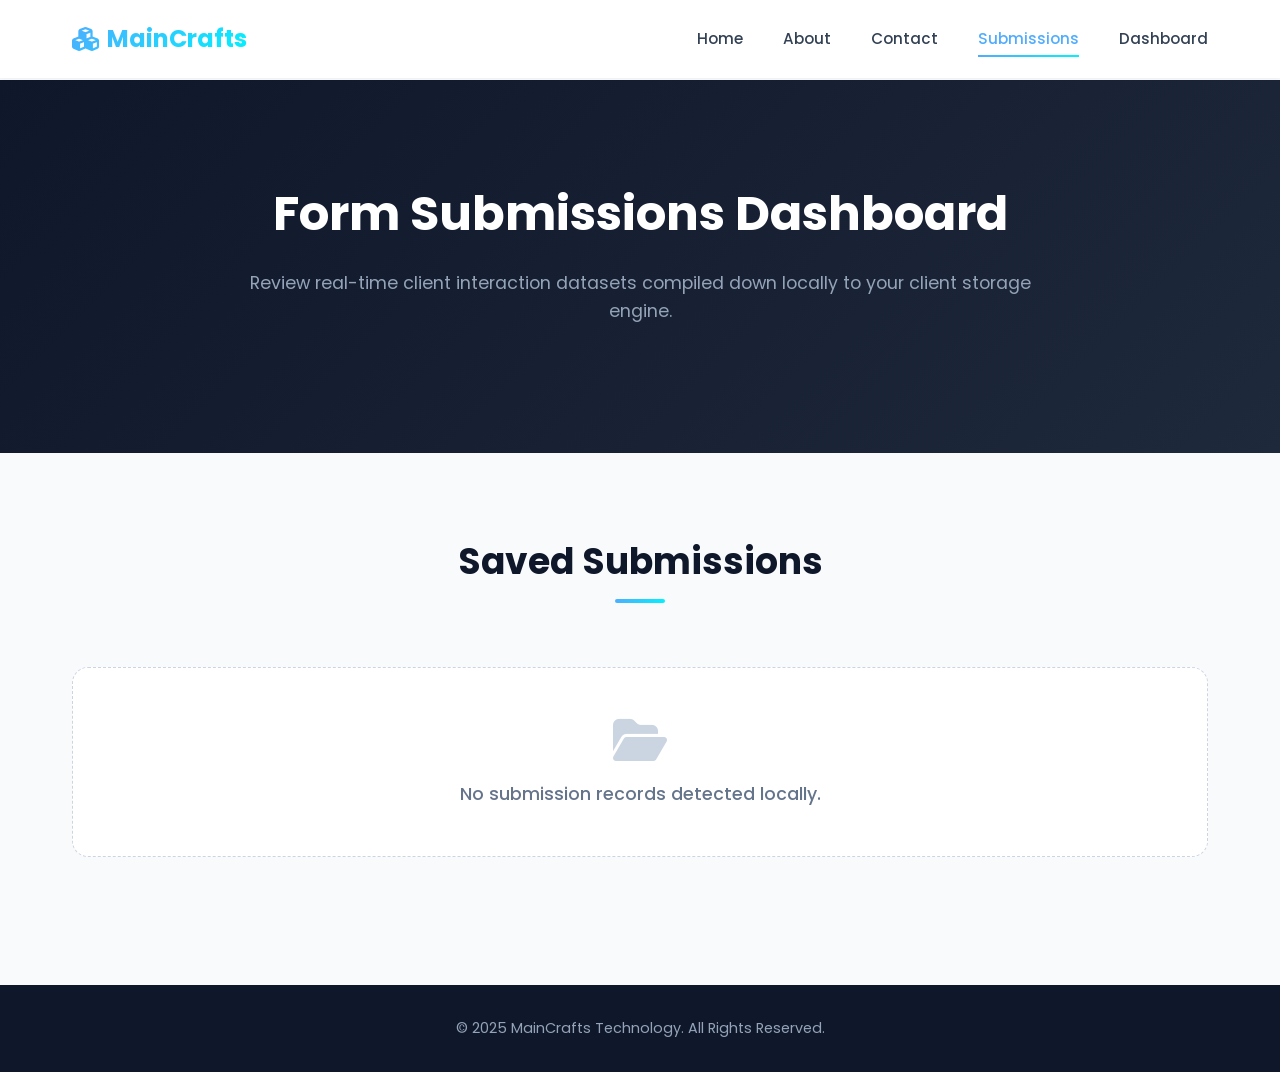
<file: Task - 4/submissions.html>
<!DOCTYPE html>
<html lang="en">
<head>
    <meta charset="UTF-8">
    <meta name="viewport" content="width=device-width, initial-scale=1.0">
    <title>MainCrafts Technology | Submissions</title>
    <link href="https://fonts.googleapis.com/css2?family=Poppins:wght=300;400;500;600;700&display=swap" rel="stylesheet">
    <link rel="stylesheet" href="https://cdnjs.cloudflare.com/ajax/libs/font-awesome/6.4.0/css/all.min.css">
    <link rel="stylesheet" href="style.css">
</head>
<body>

    <header>
        <div class="nav-container">
            <a href="index.html" class="logo"><i class="fa-solid fa-cubes"></i> MainCrafts</a>
            <button class="mobile-menu-toggle"><i class="fa-solid fa-bars"></i></button>
            <nav class="nav-menu">
                <ul>
                    <li><a href="index.html" class="nav-link">Home</a></li>
                    <li><a href="about.html" class="nav-link">About</a></li>
                    <li><a href="contact.html" class="nav-link">Contact</a></li>
                    <li><a href="submissions.html" class="nav-link active">Submissions</a></li>
                    <li><a href="dashboard.html" class="nav-link">Dashboard</a></li>
                </ul>
            </nav>
        </div>
    </header>

    <main>
        <section class="hero-section">
            <div class="hero-container">
                <h1>Form Submissions Dashboard</h1>
                <p>Review real-time client interaction datasets compiled down locally to your client storage engine.</p>
            </div>
        </section>

        <section class="content-section">
            <div class="section-header">
                <h2>Saved Submissions</h2>
                <div class="header-line"></div>
            </div>
            
            <div id="submissionsContainer" class="grid-container">
                </div>
            
            <div style="text-align: center; margin-top: 3rem;">
                <button id="clearDataBtn" class="btn btn-secondary" style="border: 1px solid #cbd5e1;">Clear Local Database</button>
            </div>
        </section>
    </main>

    <footer>
        <p>&copy; 2025 MainCrafts Technology. All Rights Reserved.</p>
    </footer>

    <script src="script.js"></script>
</body>
</html>
</file>
<file: Task - 1/style.css>
/* Custom Global Palette Variables (Coolors Curated) */
:root {
    --primary-gradient: linear-gradient(135deg, #4facfe 0%, #00f2fe 100%);
    --primary-color: #4facfe;
    --secondary-color: #00f2fe;
    --dark-bg: #0f172a;
    --card-bg: #ffffff;
    --text-main: #334155;
    --text-muted: #64748b;
    --light-gray: #f8fafc;
    --white: #ffffff;
    --font-family: 'Poppins', sans-serif;
    --transition-smooth: cubic-bezier(0.4, 0, 0.2, 1);
    --border-radius-lg: 16px;
    --border-radius-md: 8px;
    --box-shadow-sm: 0 4px 6px -1px rgba(0, 0, 0, 0.05), 0 2px 4px -2px rgba(0, 0, 0, 0.05);
    --box-shadow-lg: 0 20px 25px -5px rgba(79, 172, 254, 0.1), 0 8px 10px -6px rgba(79, 172, 254, 0.05);
}

/* Global Document Resets */
* {
    margin: 0;
    padding: 0;
    box-sizing: border-box;
}

html {
    scroll-behavior: smooth;
    font-family: var(--font-family);
    color: var(--text-main);
    background-color: var(--light-gray);
}

body {
    overflow-x: hidden;
    line-height: 1.6;
}

a {
    text-decoration: none;
    color: inherit;
    transition: color 0.3s var(--transition-smooth);
}

/* Modern Header & Navigation Base */
header {
    position: fixed;
    top: 0;
    left: 0;
    width: 100%;
    background-color: rgba(255, 255, 255, 0.85);
    backdrop-filter: blur(12px);
    -webkit-backdrop-filter: blur(12px);
    box-shadow: 0 1px 3px rgba(0, 0, 0, 0.05);
    z-index: 1000;
    transition: all 0.3s ease;
}

.nav-container {
    max-width: 1200px;
    margin: 0 auto;
    padding: 1.25rem 2rem;
    display: flex;
    justify-content: space-between;
    align-items: center;
}

.logo {
    font-size: 1.5rem;
    font-weight: 700;
    letter-spacing: -0.5px;
    background: var(--primary-gradient);
    -webkit-background-clip: text;
    -webkit-text-fill-color: transparent;
    display: flex;
    align-items: center;
    gap: 8px;
}

.nav-menu ul {
    list-style: none;
    display: flex;
    align-items: center;
    gap: 2.5rem; /* Spacious link gaps */
}

.nav-menu ul li {
    position: relative;
}

.nav-link {
    font-weight: 500;
    font-size: 0.95rem;
    color: var(--text-main);
    padding: 0.5rem 0;
    position: relative;
}

.nav-link:hover, .nav-link.active {
    color: var(--primary-color);
}

/* Slide-in Animated Link Underlines */
.nav-link::after {
    content: '';
    position: absolute;
    bottom: 0;
    left: 0;
    width: 0;
    height: 2px;
    background: var(--primary-gradient);
    transition: width 0.3s var(--transition-smooth);
}

.nav-link:hover::after, .nav-link.active::after {
    width: 100%;
}

/* Dropdown Menu CSS Overlay Layout */
.dropdown-wrapper {
    padding-right: 5px;
}

.drop-icon {
    font-size: 0.75rem;
    margin-left: 2px;
    transition: transform 0.3s ease;
}

.dropdown {
    position: absolute;
    top: 100%;
    left: 50%;
    transform: translateX(-50%) translateY(15px);
    background: var(--white);
    min-width: 220px;
    padding: 0.75rem;
    border-radius: var(--border-radius-md);
    box-shadow: 0 10px 25px -5px rgba(0,0,0,0.1), 0 8px 10px -6px rgba(0,0,0,0.05);
    opacity: 0;
    visibility: hidden;
    display: block; /* Overriding starter display:none for transitions */
    transition: opacity 0.3s var(--transition-smooth), transform 0.3s var(--transition-smooth), visibility 0.3s;
}

.dropdown li {
    width: 100%;
    margin-bottom: 0.25rem;
}

.dropdown li:last-child {
    margin-bottom: 0;
}

.dropdown a {
    display: flex;
    align-items: center;
    gap: 12px;
    padding: 0.65rem 1rem;
    font-size: 0.9rem;
    font-weight: 400;
    color: var(--text-main);
    border-radius: 6px;
}

.dropdown a i {
    color: var(--primary-color);
    font-size: 1rem;
    width: 16px;
}

.dropdown a:hover {
    background-color: var(--light-gray);
    color: var(--primary-color);
}

/* Dropdown Trigger on Hover */
.dropdown-wrapper:hover .dropdown {
    opacity: 1;
    visibility: visible;
    transform: translateX(-50%) translateY(0);
}

.dropdown-wrapper:hover .drop-icon {
    transform: rotate(180deg);
}

/* UI Button Templates */
.btn {
    display: inline-flex;
    align-items: center;
    gap: 8px;
    padding: 0.8rem 1.75rem;
    font-size: 0.95rem;
    font-weight: 600;
    border-radius: 50px;
    transition: all 0.3s var(--transition-smooth);
    cursor: pointer;
}

.btn-primary {
    background: var(--primary-gradient);
    color: var(--white);
    box-shadow: 0 4px 14px rgba(79, 172, 254, 0.4);
}

.btn-primary:hover {
    transform: translateY(-2px);
    box-shadow: 0 6px 20px rgba(79, 172, 254, 0.6);
}

.btn-secondary {
    background-color: rgba(79, 172, 254, 0.1);
    color: var(--primary-color);
}

.btn-secondary:hover {
    background: var(--primary-gradient);
    color: var(--white);
}

.btn-outline {
    background: transparent;
    color: var(--white);
    border: 2px solid rgba(255, 255, 255, 0.4);
}

.btn-outline:hover {
    background: var(--white);
    color: var(--primary-color);
    border-color: var(--white);
    transform: translateY(-2px);
}

/* Premium Hero Layout Zone */
.hero-section {
    position: relative;
    min-height: 95vh;
    padding: 8rem 2rem 4rem 2rem;
    background: linear-gradient(135deg, #0f172a 0%, #1e293b 100%);
    color: var(--white);
    display: flex;
    align-items: center;
    justify-content: center;
    text-align: center;
    overflow: hidden;
}

.hero-container {
    max-width: 850px;
    z-index: 5;
    position: relative;
}

.hero-badge {
    display: inline-block;
    padding: 0.5rem 1.25rem;
    background: rgba(255, 255, 255, 0.05);
    border: 1px solid rgba(255, 255, 255, 0.1);
    border-radius: 50px;
    font-size: 0.85rem;
    font-weight: 500;
    letter-spacing: 1px;
    text-transform: uppercase;
    margin-bottom: 1.5rem;
    color: var(--secondary-color);
}

.hero-section h1 {
    font-size: 3.5rem;
    font-weight: 700;
    line-height: 1.2;
    letter-spacing: -1px;
    margin-bottom: 1.5rem;
}

.text-gradient {
    background: var(--primary-gradient);
    -webkit-background-clip: text;
    -webkit-text-fill-color: transparent;
}

.hero-tagline {
    font-size: 1.15rem;
    color: #94a3b8;
    max-width: 700px;
    margin: 0 auto 2.5rem auto;
    font-weight: 300;
}

.hero-buttons {
    display: flex;
    justify-content: center;
    gap: 1.25rem;
}

/* Floating Abstract Mesh Background Orbs */
.shape {
    position: absolute;
    border-radius: 50%;
    filter: blur(90px);
    opacity: 0.25;
    z-index: 1;
}

.shape-1 {
    top: -10%;
    left: -10%;
    width: 400px;
    height: 400px;
    background: var(--primary-color);
}

.shape-2 {
    bottom: -10%;
    right: -10%;
    width: 450px;
    height: 450px;
    background: var(--secondary-color);
}

/* Feature Grid Content Area */
.features-section {
    max-width: 1200px;
    margin: 0 auto;
    padding: 7rem 2rem;
}

.section-header {
    text-align: center;
    margin-bottom: 4.5rem;
}

.section-header h2 {
    font-size: 2.25rem;
    font-weight: 700;
    color: var(--dark-bg);
    margin-bottom: 0.75rem;
}

.header-line {
    width: 60px;
    height: 4px;
    background: var(--primary-gradient);
    margin: 0 auto 1.25rem auto;
    border-radius: 2px;
}

.section-header p {
    color: var(--text-muted);
    font-size: 1.05rem;
    max-width: 600px;
    margin: 0 auto;
}

.features-grid {
    display: grid;
    grid-template-columns: repeat(auto-fit, minmax(300px, 1max));
    gap: 2rem;
}

.feature-card {
    background: var(--card-bg);
    padding: 3rem 2.25rem;
    border-radius: var(--border-radius-lg);
    box-shadow: var(--box-shadow-sm);
    border: 1px solid rgba(226, 232, 240, 0.8);
    transition: all 0.4s var(--transition-smooth);
    position: relative;
    top: 0;
}

.feature-card:hover {
    top: -8px;
    box-shadow: var(--box-shadow-lg);
    border-color: rgba(79, 172, 254, 0.2);
}

.icon-box {
    width: 64px;
    height: 64px;
    border-radius: var(--border-radius-md);
    background: rgba(79, 172, 254, 0.1);
    color: var(--primary-color);
    display: flex;
    align-items: center;
    justify-content: center;
    font-size: 1.5rem;
    margin-bottom: 1.75rem;
    transition: all 0.3s ease;
}

.feature-card:hover .icon-box {
    background: var(--primary-gradient);
    color: var(--white);
}

.feature-card h3 {
    font-size: 1.25rem;
    font-weight: 600;
    color: var(--dark-bg);
    margin-bottom: 1rem;
}

.feature-card p {
    color: var(--text-muted);
    font-size: 0.95rem;
    line-height: 1.6;
}

/* Universal Sticky Footer Styling */
footer {
    background-color: var(--dark-bg);
    color: #94a3b8;
    padding: 4rem 2rem 2rem 2rem;
    border-top: 1px solid rgba(255,255,255,0.05);
}

.footer-container {
    max-width: 1200px;
    margin: 0 auto;
    display: flex;
    justify-content: space-between;
    align-items: center;
    flex-wrap: wrap;
    gap: 2rem;
    padding-bottom: 2.5rem;
    border-bottom: 1px solid rgba(255, 255, 255, 0.05);
}

.footer-brand .footer-logo {
    font-size: 1.35rem;
    font-weight: 700;
    color: var(--white);
    display: inline-flex;
    align-items: center;
    gap: 8px;
    margin-bottom: 0.75rem;
}

.footer-brand p {
    font-size: 0.9rem;
    max-width: 320px;
}

.footer-links {
    display: flex;
    gap: 2rem;
}

.footer-links a {
    font-size: 0.9rem;
}

.footer-links a:hover {
    color: var(--primary-color);
}

.footer-bottom {
    max-width: 1200px;
    margin: 0 auto;
    padding-top: 2rem;
    text-align: center;
    font-size: 0.85rem;
}

/* Mobile Layout and Flyout Side-Menu Button Handles */
.mobile-menu-toggle {
    display: none;
    background: none;
    border: none;
    font-size: 1.35rem;
    color: var(--text-main);
    cursor: pointer;
}

/* Media Breakpoint Enhancements */
@media (max-width: 991px) {
    .hero-section h1 {
        font-size: 2.85rem;
    }
}

@media (max-width: 768px) {
    .mobile-menu-toggle {
        display: block;
    }

    .nav-cta-desktop {
        display: none;
    }

    /* Transform Main Menu Bar into Mobile Flyout Slide */
    .nav-menu {
        position: fixed;
        top: 74px;
        left: -100%;
        width: 100%;
        height: calc(100vh - 74px);
        background: var(--white);
        box-shadow: 0 10px 15px -3px rgba(0,0,0,0.05);
        padding: 2rem;
        transition: left 0.4s var(--transition-smooth);
    }

    .nav-menu.active {
        left: 0;
    }

    .nav-menu ul {
        flex-direction: column;
        align-items: flex-start;
        gap: 1.5rem;
        width: 100%;
    }

    .nav-menu ul li {
        width: 100%;
    }

    .nav-link {
        display: block;
        width: 100%;
        font-size: 1.1rem;
    }

    /* Dropdown alignment adjustments for Mobile layouts */
    .dropdown {
        position: static;
        transform: none;
        opacity: 1;
        visibility: visible;
        box-shadow: none;
        background-color: var(--light-gray);
        margin-top: 0.5rem;
        padding-left: 1rem;
        display: none; /* Controlled cleanly using active visibility classes toggle */
    }

    .dropdown-wrapper.open .dropdown {
        display: block;
    }

    .dropdown-wrapper.open .drop-icon {
        transform: rotate(180deg);
    }

    .hero-section h1 {
        font-size: 2.25rem;
    }

    .hero-tagline {
        font-size: 1rem;
    }

    .hero-buttons {
        flex-direction: column;
        gap: 1rem;
    }

    .footer-container {
        flex-direction: column;
        text-align: center;
    }

    .footer-brand {
        display: flex;
        flex-direction: column;
        align-items: center;
    }

    .footer-links {
        flex-direction: column;
        gap: 1rem;
    }
}
</file>
<file: Task - 2/style.css>
/* Premium Global Design Theme */
:root {
    --primary-gradient: linear-gradient(135deg, #4facfe 0%, #00f2fe 100%);
    --primary-color: #4facfe;
    --secondary-color: #00f2fe;
    --dark-bg: #0f172a;
    --card-bg: #ffffff;
    --text-main: #334155;
    --text-muted: #64748b;
    --light-gray: #f8fafc;
    --white: #ffffff;
    --error-color: #ef4444;
    --font-family: 'Poppins', sans-serif;
    --transition-smooth: cubic-bezier(0.4, 0, 0.2, 1);
    --border-radius-lg: 16px;
    --border-radius-md: 8px;
    --box-shadow-sm: 0 4px 6px -1px rgba(0, 0, 0, 0.05);
    --box-shadow-lg: 0 20px 25px -5px rgba(79, 172, 254, 0.1);
}

* {
    margin: 0;
    padding: 0;
    box-sizing: border-box;
}

html {
    scroll-behavior: smooth;
    font-family: var(--font-family);
    color: var(--text-main);
    background-color: var(--light-gray);
    height: 100%;
}

body {
    display: flex;
    flex-direction: column;
    min-height: 100vh;
    line-height: 1.6;
    overflow-x: hidden;
}

main {
    flex: 1; /* Keeps footer pinned to bottom if page content is short */
    padding-top: 80px; 
}

a {
    text-decoration: none;
    color: inherit;
    transition: all 0.3s var(--transition-smooth);
}

/* Global Shared Navbar Layout [cite: 138] */
header {
    position: fixed;
    top: 0;
    left: 0;
    width: 100%;
    background-color: rgba(255, 255, 255, 0.9);
    backdrop-filter: blur(12px);
    -webkit-backdrop-filter: blur(12px);
    box-shadow: 0 1px 3px rgba(0, 0, 0, 0.05);
    z-index: 1000;
}

.nav-container {
    max-width: 1200px;
    margin: 0 auto;
    padding: 1.25rem 2rem;
    display: flex;
    justify-content: space-between;
    align-items: center;
}

.logo {
    font-size: 1.5rem;
    font-weight: 700;
    background: var(--primary-gradient);
    -webkit-background-clip: text;
    -webkit-text-fill-color: transparent;
    display: flex;
    align-items: center;
    gap: 8px;
}

.nav-menu ul {
    list-style: none;
    display: flex;
    align-items: center;
    gap: 2.5rem;
}

.nav-link {
    font-weight: 500;
    font-size: 0.95rem;
    color: var(--text-main);
    padding: 0.5rem 0;
    position: relative;
}

.nav-link:hover, .nav-link.active {
    color: var(--primary-color);
}

.nav-link::after {
    content: '';
    position: absolute;
    bottom: 0;
    left: 0;
    width: 0;
    height: 2px;
    background: var(--primary-gradient);
    transition: width 0.3s var(--transition-smooth);
}

.nav-link.active::after, .nav-link:hover::after {
    width: 100%;
}

.mobile-menu-toggle {
    display: none;
    background: none;
    border: none;
    font-size: 1.35rem;
    color: var(--text-main);
    cursor: pointer;
}

/* Base Buttons */
.btn {
    display: inline-flex;
    align-items: center;
    gap: 8px;
    padding: 0.8rem 1.75rem;
    font-size: 0.95rem;
    font-weight: 600;
    border-radius: 50px;
    border: none;
    cursor: pointer;
    transition: all 0.3s var(--transition-smooth);
}

.btn-primary {
    background: var(--primary-gradient);
    color: var(--white);
    box-shadow: 0 4px 14px rgba(79, 172, 254, 0.4);
}

.btn-primary:hover {
    transform: translateY(-2px);
    box-shadow: 0 6px 20px rgba(79, 172, 254, 0.6);
}

/* Page Core Layout Styling Structure */
.hero-section {
    position: relative;
    padding: 6rem 2rem;
    background: linear-gradient(135deg, #0f172a 0%, #1e293b 100%);
    color: var(--white);
    text-align: center;
    overflow: hidden;
}

.hero-container {
    max-width: 800px;
    margin: 0 auto;
    z-index: 5;
    position: relative;
}

.hero-section h1 {
    font-size: 3rem;
    font-weight: 700;
    margin-bottom: 1rem;
}

.text-gradient {
    background: var(--primary-gradient);
    -webkit-background-clip: text;
    -webkit-text-fill-color: transparent;
}

.hero-section p {
    color: #94a3b8;
    font-size: 1.1rem;
    margin-bottom: 2rem;
}

/* Grid & Section Frameworks  */
.content-section {
    max-width: 1200px;
    margin: 0 auto;
    padding: 5rem 2rem;
}

.section-header {
    text-align: center;
    margin-bottom: 4rem;
}

.section-header h2 {
    font-size: 2.25rem;
    color: var(--dark-bg);
    margin-bottom: 0.5rem;
}

.header-line {
    width: 50px;
    height: 4px;
    background: var(--primary-gradient);
    margin: 0 auto;
    border-radius: 2px;
}

/* Home Features Grid Layout */
.grid-container {
    display: grid;
    grid-template-columns: repeat(auto-fit, minmax(300px, 1max));
    gap: 2rem;
}

.card {
    background: var(--white);
    padding: 2.5rem 2rem;
    border-radius: var(--border-radius-lg);
    box-shadow: var(--box-shadow-sm);
    border: 1px solid #e2e8f0;
    transition: all 0.3s ease;
}

.card:hover {
    transform: translateY(-5px);
    box-shadow: var(--box-shadow-lg);
}

.card i {
    font-size: 1.5rem;
    color: var(--primary-color);
    margin-bottom: 1.25rem;
}

.card h3 {
    margin-bottom: 0.75rem;
    font-size: 1.25rem;
}

/* About Grid Framework Split Layout */
.about-grid {
    display: grid;
    grid-template-columns: 1fr 1fr;
    gap: 4rem;
    align-items: center;
}

.about-img-box {
    position: relative;
    background: var(--primary-gradient);
    padding: 10px;
    border-radius: var(--border-radius-lg);
    box-shadow: var(--box-shadow-lg);
}

.about-img-box img {
    width: 100%;
    height: auto;
    display: block;
    border-radius: calc(var(--border-radius-lg) - 6px);
}

.stats-row {
    display: flex;
    gap: 2rem;
    margin-top: 2rem;
}

.stat-item h3 {
    font-size: 2rem;
    color: var(--primary-color);
}

/* Contact Interface Design Setup [cite: 136] */
.contact-container {
    display: grid;
    grid-template-columns: 1.2fr 1.8fr;
    gap: 3rem;
    background: var(--white);
    border-radius: var(--border-radius-lg);
    box-shadow: var(--box-shadow-sm);
    overflow: hidden;
}

.contact-info-panel {
    background: linear-gradient(135deg, #1e293b 0%, #0f172a 100%);
    color: var(--white);
    padding: 3rem;
    display: flex;
    flex-direction: column;
    justify-content: space-between;
}

.info-item {
    display: flex;
    align-items: center;
    gap: 15px;
    margin-bottom: 2rem;
}

.info-item i {
    color: var(--secondary-color);
    font-size: 1.2rem;
}

.contact-form-panel {
    padding: 3rem;
}

.form-group {
    margin-bottom: 1.5rem;
}

.form-group label {
    display: block;
    font-size: 0.9rem;
    font-weight: 500;
    margin-bottom: 0.5rem;
}

/* Modern Input Box Formatting Structure [cite: 162, 163, 164] */
.form-control {
    width: 100%;
    padding: 0.85rem 1rem;
    border: 1px solid #cbd5e1;
    border-radius: var(--border-radius-md);
    font-family: inherit;
    font-size: 0.95rem;
    color: var(--text-main);
    transition: border-color 0.3s ease, box-shadow 0.3s ease;
}

.form-control:focus {
    outline: none;
    border-color: var(--primary-color);
    box-shadow: 0 0 0 4px rgba(79, 172, 254, 0.15);
}

textarea.form-control {
    resize: vertical;
    min-height: 120px;
}

/* Universal Base Footer Section */
footer {
    background-color: var(--dark-bg);
    color: #94a3b8;
    padding: 2rem;
    text-align: center;
    font-size: 0.9rem;
    margin-top: auto;
}

/* Media Queries Responsiveness Handling [cite: 143, 144] */
@media (max-width: 768px) {
    .mobile-menu-toggle {
        display: block;
    }

    .nav-menu {
        position: fixed;
        top: 74px;
        left: -100%;
        width: 100%;
        height: calc(100vh - 74px);
        background: var(--white);
        padding: 2rem;
        box-shadow: 0 4px 6px rgba(0,0,0,0.05);
        transition: left 0.4s var(--transition-smooth);
    }

    .nav-menu.active {
        left: 0;
    }

    .nav-menu ul {
        flex-direction: column;
        align-items: flex-start;
        gap: 1.5rem;
    }

    .hero-section h1 {
        font-size: 2.25rem;
    }

    .about-grid, .contact-container {
        grid-template-columns: 1fr;
        gap: 2rem;
    }

    .contact-info-panel, .contact-form-panel {
        padding: 2rem;
    }
}
</file>
<file: Task - 3/style.css>
/* Premium Global Design Theme */
:root {
    --primary-gradient: linear-gradient(135deg, #4facfe 0%, #00f2fe 100%);
    --primary-color: #4facfe;
    --secondary-color: #00f2fe;
    --dark-bg: #0f172a;
    --card-bg: #ffffff;
    --text-main: #334155;
    --text-muted: #64748b;
    --light-gray: #f8fafc;
    --white: #ffffff;
    --error-color: #ef4444;
    --font-family: 'Poppins', sans-serif;
    --transition-smooth: cubic-bezier(0.4, 0, 0.2, 1);
    --border-radius-lg: 16px;
    --border-radius-md: 8px;
    --box-shadow-sm: 0 4px 6px -1px rgba(0, 0, 0, 0.05);
    --box-shadow-lg: 0 20px 25px -5px rgba(79, 172, 254, 0.1);
}

* {
    margin: 0;
    padding: 0;
    box-sizing: border-box;
}

html {
    scroll-behavior: smooth;
    font-family: var(--font-family);
    color: var(--text-main);
    background-color: var(--light-gray);
    height: 100%;
}

body {
    display: flex;
    flex-direction: column;
    min-height: 100vh;
    line-height: 1.6;
    overflow-x: hidden;
}

main {
    flex: 1; /* Keeps footer pinned to bottom if page content is short */
    padding-top: 80px; 
}

a {
    text-decoration: none;
    color: inherit;
    transition: all 0.3s var(--transition-smooth);
}

/* Global Shared Navbar Layout [cite: 138] */
header {
    position: fixed;
    top: 0;
    left: 0;
    width: 100%;
    background-color: rgba(255, 255, 255, 0.9);
    backdrop-filter: blur(12px);
    -webkit-backdrop-filter: blur(12px);
    box-shadow: 0 1px 3px rgba(0, 0, 0, 0.05);
    z-index: 1000;
}

.nav-container {
    max-width: 1200px;
    margin: 0 auto;
    padding: 1.25rem 2rem;
    display: flex;
    justify-content: space-between;
    align-items: center;
}

.logo {
    font-size: 1.5rem;
    font-weight: 700;
    background: var(--primary-gradient);
    -webkit-background-clip: text;
    -webkit-text-fill-color: transparent;
    display: flex;
    align-items: center;
    gap: 8px;
}

.nav-menu ul {
    list-style: none;
    display: flex;
    align-items: center;
    gap: 2.5rem;
}

.nav-link {
    font-weight: 500;
    font-size: 0.95rem;
    color: var(--text-main);
    padding: 0.5rem 0;
    position: relative;
}

.nav-link:hover, .nav-link.active {
    color: var(--primary-color);
}

.nav-link::after {
    content: '';
    position: absolute;
    bottom: 0;
    left: 0;
    width: 0;
    height: 2px;
    background: var(--primary-gradient);
    transition: width 0.3s var(--transition-smooth);
}

.nav-link.active::after, .nav-link:hover::after {
    width: 100%;
}

.mobile-menu-toggle {
    display: none;
    background: none;
    border: none;
    font-size: 1.35rem;
    color: var(--text-main);
    cursor: pointer;
}

/* Base Buttons */
.btn {
    display: inline-flex;
    align-items: center;
    gap: 8px;
    padding: 0.8rem 1.75rem;
    font-size: 0.95rem;
    font-weight: 600;
    border-radius: 50px;
    border: none;
    cursor: pointer;
    transition: all 0.3s var(--transition-smooth);
}

.btn-primary {
    background: var(--primary-gradient);
    color: var(--white);
    box-shadow: 0 4px 14px rgba(79, 172, 254, 0.4);
}

.btn-primary:hover {
    transform: translateY(-2px);
    box-shadow: 0 6px 20px rgba(79, 172, 254, 0.6);
}

/* Page Core Layout Styling Structure */
.hero-section {
    position: relative;
    padding: 6rem 2rem;
    background: linear-gradient(135deg, #0f172a 0%, #1e293b 100%);
    color: var(--white);
    text-align: center;
    overflow: hidden;
}

.hero-container {
    max-width: 800px;
    margin: 0 auto;
    z-index: 5;
    position: relative;
}

.hero-section h1 {
    font-size: 3rem;
    font-weight: 700;
    margin-bottom: 1rem;
}

.text-gradient {
    background: var(--primary-gradient);
    -webkit-background-clip: text;
    -webkit-text-fill-color: transparent;
}

.hero-section p {
    color: #94a3b8;
    font-size: 1.1rem;
    margin-bottom: 2rem;
}

/* Grid & Section Frameworks  */
.content-section {
    max-width: 1200px;
    margin: 0 auto;
    padding: 5rem 2rem;
}

.section-header {
    text-align: center;
    margin-bottom: 4rem;
}

.section-header h2 {
    font-size: 2.25rem;
    color: var(--dark-bg);
    margin-bottom: 0.5rem;
}

.header-line {
    width: 50px;
    height: 4px;
    background: var(--primary-gradient);
    margin: 0 auto;
    border-radius: 2px;
}

/* Home Features Grid Layout */
.grid-container {
    display: grid;
    grid-template-columns: repeat(auto-fit, minmax(300px, 1max));
    gap: 2rem;
}

.card {
    background: var(--white);
    padding: 2.5rem 2rem;
    border-radius: var(--border-radius-lg);
    box-shadow: var(--box-shadow-sm);
    border: 1px solid #e2e8f0;
    transition: all 0.3s ease;
}

.card:hover {
    transform: translateY(-5px);
    box-shadow: var(--box-shadow-lg);
}

.card i {
    font-size: 1.5rem;
    color: var(--primary-color);
    margin-bottom: 1.25rem;
}

.card h3 {
    margin-bottom: 0.75rem;
    font-size: 1.25rem;
}

/* About Grid Framework Split Layout */
.about-grid {
    display: grid;
    grid-template-columns: 1fr 1fr;
    gap: 4rem;
    align-items: center;
}

.about-img-box {
    position: relative;
    background: var(--primary-gradient);
    padding: 10px;
    border-radius: var(--border-radius-lg);
    box-shadow: var(--box-shadow-lg);
}

.about-img-box img {
    width: 100%;
    height: auto;
    display: block;
    border-radius: calc(var(--border-radius-lg) - 6px);
}

.stats-row {
    display: flex;
    gap: 2rem;
    margin-top: 2rem;
}

.stat-item h3 {
    font-size: 2rem;
    color: var(--primary-color);
}

/* Contact Interface Design Setup [cite: 136] */
.contact-container {
    display: grid;
    grid-template-columns: 1.2fr 1.8fr;
    gap: 3rem;
    background: var(--white);
    border-radius: var(--border-radius-lg);
    box-shadow: var(--box-shadow-sm);
    overflow: hidden;
}

.contact-info-panel {
    background: linear-gradient(135deg, #1e293b 0%, #0f172a 100%);
    color: var(--white);
    padding: 3rem;
    display: flex;
    flex-direction: column;
    justify-content: space-between;
}

.info-item {
    display: flex;
    align-items: center;
    gap: 15px;
    margin-bottom: 2rem;
}

.info-item i {
    color: var(--secondary-color);
    font-size: 1.2rem;
}

.contact-form-panel {
    padding: 3rem;
}

.form-group {
    margin-bottom: 1.5rem;
}

.form-group label {
    display: block;
    font-size: 0.9rem;
    font-weight: 500;
    margin-bottom: 0.5rem;
}

/* Modern Input Box Formatting Structure [cite: 162, 163, 164] */
.form-control {
    width: 100%;
    padding: 0.85rem 1rem;
    border: 1px solid #cbd5e1;
    border-radius: var(--border-radius-md);
    font-family: inherit;
    font-size: 0.95rem;
    color: var(--text-main);
    transition: border-color 0.3s ease, box-shadow 0.3s ease;
}

.form-control:focus {
    outline: none;
    border-color: var(--primary-color);
    box-shadow: 0 0 0 4px rgba(79, 172, 254, 0.15);
}

textarea.form-control {
    resize: vertical;
    min-height: 120px;
}

/* Universal Base Footer Section */
footer {
    background-color: var(--dark-bg);
    color: #94a3b8;
    padding: 2rem;
    text-align: center;
    font-size: 0.9rem;
    margin-top: auto;
}

/* Media Queries Responsiveness Handling [cite: 143, 144] */
@media (max-width: 768px) {
    .mobile-menu-toggle {
        display: block;
    }

    .nav-menu {
        position: fixed;
        top: 74px;
        left: -100%;
        width: 100%;
        height: calc(100vh - 74px);
        background: var(--white);
        padding: 2rem;
        box-shadow: 0 4px 6px rgba(0,0,0,0.05);
        transition: left 0.4s var(--transition-smooth);
    }

    .nav-menu.active {
        left: 0;
    }

    .nav-menu ul {
        flex-direction: column;
        align-items: flex-start;
        gap: 1.5rem;
    }

    .hero-section h1 {
        font-size: 2.25rem;
    }

    .about-grid, .contact-container {
        grid-template-columns: 1fr;
        gap: 2rem;
    }

    .contact-info-panel, .contact-form-panel {
        padding: 2rem;
    }
    /* Submissions Extension & Button Variations */
.btn-secondary {
    background: var(--white);
    color: var(--text-main);
    box-shadow: var(--box-shadow-sm);
}

.btn-secondary:hover {
    background: #f1f5f9;
    color: var(--dark-bg);
    transform: translateY(-2px);
}

/* Ensure navbar updates render consistently on active link targets across the structure */
.nav-link.active::after {
    width: 100%;
}
}
</file>
<file: Task - 4/style.css>
/* Premium Global Design Theme */
:root {
    --primary-gradient: linear-gradient(135deg, #4facfe 0%, #00f2fe 100%);
    --primary-color: #4facfe;
    --secondary-color: #00f2fe;
    --dark-bg: #0f172a;
    --card-bg: #ffffff;
    --text-main: #334155;
    --text-muted: #64748b;
    --light-gray: #f8fafc;
    --white: #ffffff;
    --error-color: #ef4444;
    --font-family: 'Poppins', sans-serif;
    --transition-smooth: cubic-bezier(0.4, 0, 0.2, 1);
    --border-radius-lg: 16px;
    --border-radius-md: 8px;
    --box-shadow-sm: 0 4px 6px -1px rgba(0, 0, 0, 0.05);
    --box-shadow-lg: 0 20px 25px -5px rgba(79, 172, 254, 0.1);
}

* {
    margin: 0;
    padding: 0;
    box-sizing: border-box;
}

html {
    scroll-behavior: smooth;
    font-family: var(--font-family);
    color: var(--text-main);
    background-color: var(--light-gray);
    height: 100%;
}

body {
    display: flex;
    flex-direction: column;
    min-height: 100vh;
    line-height: 1.6;
    overflow-x: hidden;
}

main {
    flex: 1; /* Keeps footer pinned to bottom if page content is short */
    padding-top: 80px; 
}

a {
    text-decoration: none;
    color: inherit;
    transition: all 0.3s var(--transition-smooth);
}

/* Global Shared Navbar Layout [cite: 138] */
header {
    position: fixed;
    top: 0;
    left: 0;
    width: 100%;
    background-color: rgba(255, 255, 255, 0.9);
    backdrop-filter: blur(12px);
    -webkit-backdrop-filter: blur(12px);
    box-shadow: 0 1px 3px rgba(0, 0, 0, 0.05);
    z-index: 1000;
}

.nav-container {
    max-width: 1200px;
    margin: 0 auto;
    padding: 1.25rem 2rem;
    display: flex;
    justify-content: space-between;
    align-items: center;
}

.logo {
    font-size: 1.5rem;
    font-weight: 700;
    background: var(--primary-gradient);
    -webkit-background-clip: text;
    -webkit-text-fill-color: transparent;
    display: flex;
    align-items: center;
    gap: 8px;
}

.nav-menu ul {
    list-style: none;
    display: flex;
    align-items: center;
    gap: 2.5rem;
}

.nav-link {
    font-weight: 500;
    font-size: 0.95rem;
    color: var(--text-main);
    padding: 0.5rem 0;
    position: relative;
}

.nav-link:hover, .nav-link.active {
    color: var(--primary-color);
}

.nav-link::after {
    content: '';
    position: absolute;
    bottom: 0;
    left: 0;
    width: 0;
    height: 2px;
    background: var(--primary-gradient);
    transition: width 0.3s var(--transition-smooth);
}

.nav-link.active::after, .nav-link:hover::after {
    width: 100%;
}

.mobile-menu-toggle {
    display: none;
    background: none;
    border: none;
    font-size: 1.35rem;
    color: var(--text-main);
    cursor: pointer;
}

/* Base Buttons */
.btn {
    display: inline-flex;
    align-items: center;
    gap: 8px;
    padding: 0.8rem 1.75rem;
    font-size: 0.95rem;
    font-weight: 600;
    border-radius: 50px;
    border: none;
    cursor: pointer;
    transition: all 0.3s var(--transition-smooth);
}

.btn-primary {
    background: var(--primary-gradient);
    color: var(--white);
    box-shadow: 0 4px 14px rgba(79, 172, 254, 0.4);
}

.btn-primary:hover {
    transform: translateY(-2px);
    box-shadow: 0 6px 20px rgba(79, 172, 254, 0.6);
}

/* Page Core Layout Styling Structure */
.hero-section {
    position: relative;
    padding: 6rem 2rem;
    background: linear-gradient(135deg, #0f172a 0%, #1e293b 100%);
    color: var(--white);
    text-align: center;
    overflow: hidden;
}

.hero-container {
    max-width: 800px;
    margin: 0 auto;
    z-index: 5;
    position: relative;
}

.hero-section h1 {
    font-size: 3rem;
    font-weight: 700;
    margin-bottom: 1rem;
}

.text-gradient {
    background: var(--primary-gradient);
    -webkit-background-clip: text;
    -webkit-text-fill-color: transparent;
}

.hero-section p {
    color: #94a3b8;
    font-size: 1.1rem;
    margin-bottom: 2rem;
}

/* Grid & Section Frameworks  */
.content-section {
    max-width: 1200px;
    margin: 0 auto;
    padding: 5rem 2rem;
}

.section-header {
    text-align: center;
    margin-bottom: 4rem;
}

.section-header h2 {
    font-size: 2.25rem;
    color: var(--dark-bg);
    margin-bottom: 0.5rem;
}

.header-line {
    width: 50px;
    height: 4px;
    background: var(--primary-gradient);
    margin: 0 auto;
    border-radius: 2px;
}

/* Home Features Grid Layout */
.grid-container {
    display: grid;
    grid-template-columns: repeat(auto-fit, minmax(300px, 1max));
    gap: 2rem;
}

.card {
    background: var(--white);
    padding: 2.5rem 2rem;
    border-radius: var(--border-radius-lg);
    box-shadow: var(--box-shadow-sm);
    border: 1px solid #e2e8f0;
    transition: all 0.3s ease;
}

.card:hover {
    transform: translateY(-5px);
    box-shadow: var(--box-shadow-lg);
}

.card i {
    font-size: 1.5rem;
    color: var(--primary-color);
    margin-bottom: 1.25rem;
}

.card h3 {
    margin-bottom: 0.75rem;
    font-size: 1.25rem;
}

/* About Grid Framework Split Layout */
.about-grid {
    display: grid;
    grid-template-columns: 1fr 1fr;
    gap: 4rem;
    align-items: center;
}

.about-img-box {
    position: relative;
    background: var(--primary-gradient);
    padding: 10px;
    border-radius: var(--border-radius-lg);
    box-shadow: var(--box-shadow-lg);
}

.about-img-box img {
    width: 100%;
    height: auto;
    display: block;
    border-radius: calc(var(--border-radius-lg) - 6px);
}

.stats-row {
    display: flex;
    gap: 2rem;
    margin-top: 2rem;
}

.stat-item h3 {
    font-size: 2rem;
    color: var(--primary-color);
}

/* Contact Interface Design Setup [cite: 136] */
.contact-container {
    display: grid;
    grid-template-columns: 1.2fr 1.8fr;
    gap: 3rem;
    background: var(--white);
    border-radius: var(--border-radius-lg);
    box-shadow: var(--box-shadow-sm);
    overflow: hidden;
}

.contact-info-panel {
    background: linear-gradient(135deg, #1e293b 0%, #0f172a 100%);
    color: var(--white);
    padding: 3rem;
    display: flex;
    flex-direction: column;
    justify-content: space-between;
}

.info-item {
    display: flex;
    align-items: center;
    gap: 15px;
    margin-bottom: 2rem;
}

.info-item i {
    color: var(--secondary-color);
    font-size: 1.2rem;
}

.contact-form-panel {
    padding: 3rem;
}

.form-group {
    margin-bottom: 1.5rem;
}

.form-group label {
    display: block;
    font-size: 0.9rem;
    font-weight: 500;
    margin-bottom: 0.5rem;
}

/* Modern Input Box Formatting Structure [cite: 162, 163, 164] */
.form-control {
    width: 100%;
    padding: 0.85rem 1rem;
    border: 1px solid #cbd5e1;
    border-radius: var(--border-radius-md);
    font-family: inherit;
    font-size: 0.95rem;
    color: var(--text-main);
    transition: border-color 0.3s ease, box-shadow 0.3s ease;
}

.form-control:focus {
    outline: none;
    border-color: var(--primary-color);
    box-shadow: 0 0 0 4px rgba(79, 172, 254, 0.15);
}

textarea.form-control {
    resize: vertical;
    min-height: 120px;
}

/* Universal Base Footer Section */
footer {
    background-color: var(--dark-bg);
    color: #94a3b8;
    padding: 2rem;
    text-align: center;
    font-size: 0.9rem;
    margin-top: auto;
}

/* Media Queries Responsiveness Handling [cite: 143, 144] */
@media (max-width: 768px) {
    .mobile-menu-toggle {
        display: block;
    }

    .nav-menu {
        position: fixed;
        top: 74px;
        left: -100%;
        width: 100%;
        height: calc(100vh - 74px);
        background: var(--white);
        padding: 2rem;
        box-shadow: 0 4px 6px rgba(0,0,0,0.05);
        transition: left 0.4s var(--transition-smooth);
    }

    .nav-menu.active {
        left: 0;
    }

    .nav-menu ul {
        flex-direction: column;
        align-items: flex-start;
        gap: 1.5rem;
    }

    .hero-section h1 {
        font-size: 2.25rem;
    }

    .about-grid, .contact-container {
        grid-template-columns: 1fr;
        gap: 2rem;
    }

    .contact-info-panel, .contact-form-panel {
        padding: 2rem;
    }
    /* Submissions Extension & Button Variations */
.btn-secondary {
    background: var(--white);
    color: var(--text-main);
    box-shadow: var(--box-shadow-sm);
}

.btn-secondary:hover {
    background: #f1f5f9;
    color: var(--dark-bg);
    transform: translateY(-2px);
}

/* Ensure navbar updates render consistently on active link targets across the structure */
.nav-link.active::after {
    width: 100%;
}
}


/* ==========================================
   Task Dashboard Layout Modules 
   ========================================== */
.dashboard-grid {
    display: grid;
    grid-template-columns: 350px 1fr;
    gap: 2rem;
    align-items: start;
}

.task-list-wrapper {
    list-style: none;
    display: flex;
    flex-direction: column;
    gap: 1rem;
}

/* Individual Task Entry Node */
.task-item {
    background: var(--white);
    padding: 1rem 1.25rem;
    border-radius: var(--border-radius-md);
    box-shadow: var(--box-shadow-sm);
    border: 1px solid #e2e8f0;
    border-left: 4px solid #cbd5e1; /* Neutral pending color */
    display: flex;
    align-items: center;
    justify-content: space-between;
    transition: all 0.25s ease;
}

.task-item.completed {
    border-left-color: #10b981; /* Green success color */
    background: #f8fafc;
}

.task-item:hover {
    transform: translateX(4px);
    box-shadow: 0 4px 12px rgba(0,0,0,0.05);
}

.task-item-left {
    display: flex;
    align-items: center;
    gap: 1rem;
    flex: 1;
    min-width: 0;
}

/* Customized Complete Status Target Inputs */
.task-checkbox {
    width: 18px;
    height: 18px;
    cursor: pointer;
    accent-color: #10b981;
}

.task-text {
    font-size: 0.95rem;
    color: var(--text-main);
    font-weight: 500;
    word-break: break-word;
    transition: all 0.2s ease;
}

.task-item.completed .task-text {
    color: var(--text-muted);
    text-decoration: line-through;
}

.task-actions {
    display: flex;
    align-items: center;
    gap: 0.5rem;
    margin-left: 1rem;
}

/* Action Control Items */
.btn-icon {
    background: none;
    border: none;
    width: 32px;
    height: 32px;
    border-radius: 6px;
    display: flex;
    align-items: center;
    justify-content: center;
    cursor: pointer;
    font-size: 0.9rem;
    transition: all 0.2s ease;
}

.btn-icon-edit {
    color: var(--primary-color);
    background: #f0fdfa;
}
.btn-icon-edit:hover {
    background: var(--primary-color);
    color: var(--white);
}

.btn-icon-delete {
    color: var(--error-color);
    background: #fef2f2;
}
.btn-icon-delete:hover {
    background: var(--error-color);
    color: var(--white);
}

/* Dashboard Responsive Layout Adjustments */
@media (max-width: 992px) {
    .dashboard-grid {
        grid-template-columns: 1fr;
        gap: 1.5rem;
    }
}


/* ==========================================
   Workspace Filter Top-Bar CSS Additions
   ========================================== */
.workspace-filter-bar {
    display: flex;
    gap: 1rem;
    margin-bottom: 1.5rem;
    background: var(--white);
    padding: 1rem;
    border-radius: var(--border-radius-md);
    box-shadow: var(--box-shadow-sm);
    border: 1px solid #e2e8f0;
}

.search-input-wrapper {
    position: relative;
    flex: 1; /* Spans across available room */
}

.search-input-wrapper .form-control {
    padding-left: 2.5rem;
}

.search-input-wrapper .search-icon {
    position: absolute;
    left: 1rem;
    top: 50%;
    transform: translateY(-50%);
    color: var(--text-muted);
    font-size: 0.9rem;
}

.filter-dropdown-wrapper {
    width: 200px; /* Constrained fixed size for dropdown list selection */
}

/* Responsive adjustment for small display widths */
@media (max-width: 576px) {
    .workspace-filter-bar {
        flex-direction: column;
        gap: 0.75rem;
    }
    .filter-dropdown-wrapper {
        width: 100%;
    }
}
</file>
